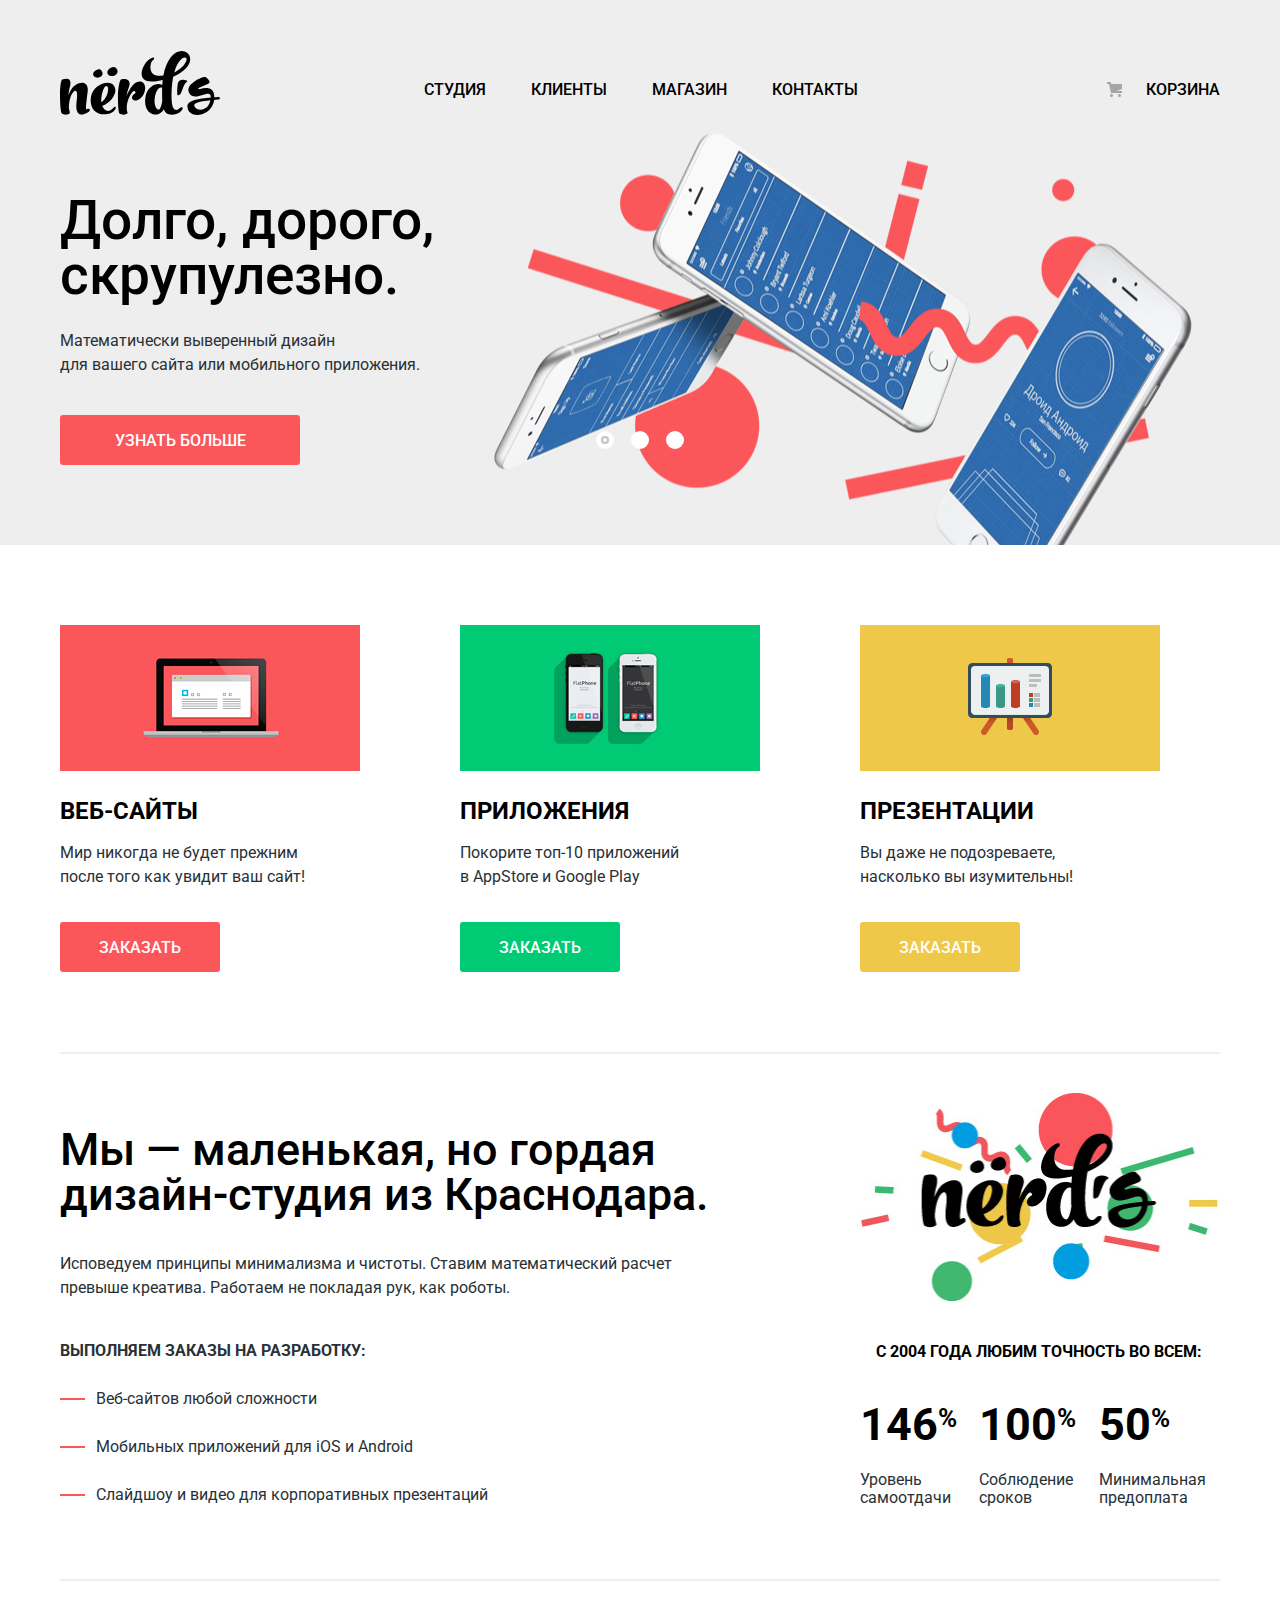
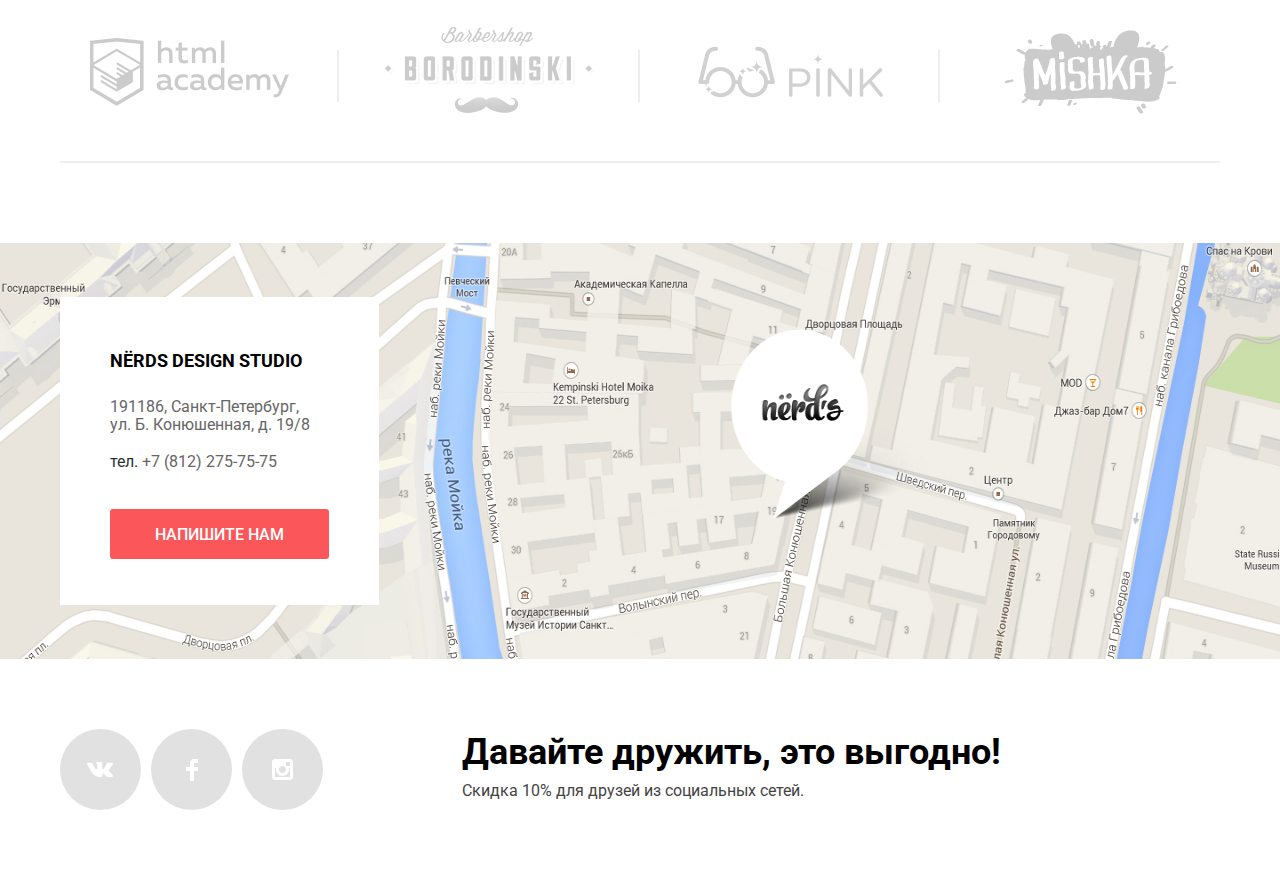
<file: index.html>
<!DOCTYPE html>
<html class="page" lang="ru">
  <head>
    <meta charset="utf-8">
    <title>HTML Academy: Нёрдс</title>
    <link href="https://fonts.googleapis.com/css2?family=Roboto:wght@400;700&display=swap" rel="stylesheet">
    <link href="css/normalize.min.css" rel="stylesheet">
    <link href="css/style.min.css" rel="stylesheet">
  </head>

  <body class="page-body">
    <header class="main-header">
      <nav class="main-navigation">
    		<a class="main-header-logo">
    			<img src="img/nerds-logo.svg" width="160" height="65" alt="Логотип «Нёрдс»">
        </a>
      	<ul class="site-navigation">
      		<li><a href="blank.html">Студия</a></li>
      		<li><a href="blank.html">Клиенты</a></li>
      		<li><a href="catalog.html">Магазин</a></li>
      		<li><a href="blank.html">Контакты</a></li>
      	</ul>
    		<a class="basket" href="blank.html">Корзина</a>
    	</nav>
    </header>

  	<main class="page-main">
      <h1 class="visually-hidden">Веб студия "Нёрдс"</h1>
  		<section class="quality">
        <div class="wrapper-container">
          <h2 class="visually-hidden">Качество наших работ</h2>
          <ul class="quality-list"> 
            <li class="quality-item quality-slide-1 quality-current">
              <p class="quality-slogan">Долго, дорого,  скрупулезно.</p>
              <p class="quality-text">Математически выверенный дизайн<br>  для вашего сайта или мобильного приложения.</p>
              <a class="button quality-button" href="blank.html">Узнать больше</a>
            </li>
            <li class="quality-item quality-slide-2">
              <p class="quality-slogan">Любим математику как никто другой</p>
              <p class="quality-text">Никакого креатива, только математические формулы для расчета идеальных пропорций</p>
              <a class="button quality-button" href="blank.html">Узнать больше</a>
            </li>
            <li class="quality-item quality-slide-3">
              <p class="quality-slogan">Только ночь,<br>только хардкор</p>
              <p class="quality-text">Работать днем, как все? Мы против этого. Ближе к полуночи работа только начинается.</p>
              <a class="button quality-button" href="blank.html">Узнать больше</a>
            </li>
          </ul>
    			<div class="quality-container-button">
    				<button class="current" type="button" aria-label="Кнопка переключения слайда"><span class="visually-hidden">1</span></button>
    				<button type="button" aria-label="Кнопка переключения слайда"><span class="visually-hidden">2</span></button>
    				<button type="button" aria-label="Кнопка переключения слайда"><span class="visually-hidden">3</span></button>
    			</div>
        </div>
      </section>

  		<section class="services">
        <h2 class="visually-hidden">Наши услуги</h2>
      	<ul class="services-list">
      		<li class="services-item services-item-1">
      			<h3>Веб-сайты</h3>
      			<p>Мир никогда не будет прежним после того как увидит ваш сайт!</p>
      			<a class="button services-button-sites" href="blank.html">Заказать</a>
      		</li>
      		<li class="services-item services-item-2">
      			<h3>Приложения</h3>
      			<p>Покорите топ-10 приложений в AppStore и Google Play</p>
      			<a class="button services-button-applications" href="blank.html">Заказать</a>
      		</li>
      		<li class="services-item services-item-3">
      			<h3>Презентации</h3>
      			<p>Вы даже не подозреваете, насколько вы изумительны!</p>
      			<a class="button services-button-presentations" href="blank.html">Заказать</a>
      		</li>
      	</ul>
      </section>

      <div class="wrapper-about-us wrapper-container">
        <section class="about-us">
        	<h2 class="visually-hidden">О нас</h2>
        	<p class="about-us-slogan">Мы — маленькая, но гордая дизайн-студия из Краснодара.</p>
        	<p class="about-us-text">Исповедуем принципы минимализма и чистоты. Ставим математический расчет превыше креатива. Работаем не покладая рук, как роботы.</p>
          <p class="about-us-lead">Выполняем заказы на разработку:</p>
          <ul class="about-us-list">
          	<li class="about-us-item">Веб-сайтов любой сложности</li>
          	<li class="about-us-item">Мобильных приложений для iOS и Android</li>
          	<li class="about-us-item">Слайдшоу и видео для корпоративных презентаций</li>
          </ul>
        </section>

      	<section class="accuracy">
      		<h2 class="visually-hidden">Мы любим точность</h2>
      		<img class="accuracy-img" width="360" height="208" src="img/illustration-4.png" alt="Логотип «Нёрдс»">
      		<p class="accuracy-slogan">с 2004 года Любим точность во всем:</p>
      		<dl class="accuracy-description-list">
      			<div class="description-container">
      				<dt class="accuracy-description-term">146<sup class="description-element">%</sup></dt>
      				<dd class="accuracy-description-definition">Уровень самоотдачи</dd>
      			</div>
      			<div class="description-container">
      				<dt class="accuracy-description-term">100<sup class="description-element">%</sup></dt>
      				<dd class="accuracy-description-definition">Соблюдение сроков</dd>
      			</div>
      			<div class="description-container">
      				<dt class="accuracy-description-term">50<sup class="description-element">%</sup></dt>
      				<dd class="accuracy-description-definition">Минимальная предоплата</dd>
      			</div>
      		</dl>
      	</section>
      </div>

  		<section class="partners wrapper-container">
        <h2 class="visually-hidden">Наши партнеры</h2>
    		<ul class="partners-list">
    			<li class="partners-item">
    				<a class="partners-link" href="https://htmlacademy.ru/intensive/htmlcss"><img src="img/logo-1.png" width="199" height="68" alt="логотип академии «Htmlacademy»"></a>
    			</li>
    			<li class="partners-item">
    				<a class="partners-link" href="blank.html"><img src="img/logo-2.png" width="209" height="90" alt="логотип барбершопа «Бородинский»"></a>
    			</li>
    			<li class="partners-item">
    				<a class="partners-link" href="blank.html"><img src="img/logo-3.png" width="185" height="52" alt="логотип приложения «Pink»"></a>
    			</li>
    			<li class="partners-item">
    				<a class="partners-link" href="blank.html"><img src="img/logo-4.png" width="173" height="84" alt="логотип магазина «Mishka»"></a>
    			</li>
    		</ul>
      </section>
    </main>

  	<footer class="page-footer">
  		<section class="footer-contacts">
  			<h2 class="visually-hidden">Как нас найти?</h2>
        <iframe src="https://www.google.com/maps/embed?pb=!1m18!1m12!1m3!1d1998.6036253003165!2d30.320858716173472!3d59.938719169054075!2m3!1f0!2f0!3f0!3m2!1i1024!2i768!4f13.1!3m3!1m2!1s0x4696310fca145cc1%3A0x42b32648d8238007!2z0JHQvtC70YzRiNCw0Y8g0JrQvtC90Y7RiNC10L3QvdCw0Y8g0YPQuy4sIDE5LzgsINCh0LDQvdC60YIt0J_QtdGC0LXRgNCx0YPRgNCzLCDQoNC-0YHRgdC40Y8sIDE5MTE4Ng!5e0!3m2!1sru!2skz!4v1602473645369!5m2!1sru!2skz" width="1440" height="416" allowfullscreen="" aria-hidden="false" tabindex="0" title="Наш адресc: 191186, Санкт-Петербург, Б. Конюшенная, д. 19/8"></iframe>
  			<img src="img/map.png" width="1440" height="416" alt="Наш адресc: 191186, Санкт-Петербург, Б. Конюшенная, д. 19/8">
        <div class="wrapper-contacts">
  	  		<section class="footer-address">
    	  		<h3 class="visually-hidden">Наши контакты</h3>
    	  		<b>NЁRDS DESIGN STUDIO</b>
    	  		<p class="adress-text">
    	  			191186, Санкт-Петербург,<br>
    	  			ул. Б. Конюшенная, д. 19/8
    	  		</p>
    	  		<p>тел. <a class="footer-phone" href="tel:+78122757575">+7 (812) 275-75-75</a></p>
    	  		<a class="button write-us-button" href="blank.html">Напишите нам</a>
          </section>
        </div>
  		</section>
      
  		<section class="footer-social  wrapper-container">
  			<h2 class="visually-hidden">Давайте дружить!</h2>
  			<ul class="footer-social-list">
  				<li class="footer-social-item">
  					<a class="social-button" href="blank.html"><span class="visually-hidden">В контакте</span>
              <svg aria-hidden="true" focusable="false"  width="27" height="15" fill="none" xmlns="http://www.w3.org/2000/svg"><path d="M16.138 11.51c.956-.309 2.18 2.04 3.483 2.939.978.681 1.727.534 1.727.534l3.473-.05s1.815-.112.957-1.554c-.071-.12-.503-1.069-2.585-3.022-2.177-2.04296-1.882-1.71196.739-5.24396 1.597-2.153 2.236-3.468 2.036-4.028-.192-.539003-1.365-.399003-1.365-.399003l-3.913.027c-.381.001-.704.119-.851.515003-.003.004-.621 1.666-1.445 3.079-1.741 2.989-2.436 3.148-2.724 2.961-.661-.433-.494-1.737-.494-2.664 0-2.897.432-4.105003-.846-4.417003-.427-.1039996-.739-.1719996-1.828-.18199959-1.392-.02100001-2.57403 2e-8-3.24403.32899959-.445.223-.786.712003-.579.740003.26.035.843.16 1.155.586.40103.552.38903 1.789.38903 1.789s.229 3.411-.54003 3.834c-.528.29-1.25-.302-2.803-3.016-.793-1.388-1.392-2.922-1.392-2.922s-.116-.285-.326-.441003c-.25-.185-.6-.244-.6-.244l-3.714.024s-.558.016-.7630003.262c-.182.218003-.015.668003-.015.668003S2.97897 8.49504 6.27297 11.961c3.02 3.182 6.45203 2.971 6.45203 2.971h1.555s.469-.054.709-.312c.224-.24.214-.691.214-.691s-.031-2.109.935-2.419z" fill="#fff"/></svg>
            </a>
  				</li>
  				<li class="footer-social-item">
  					<a class="social-button" href="blank.html"><span class="visually-hidden">Фейсбук</span>
              <svg aria-hidden="true" focusable="false"  width="12" height="22" fill="none" xmlns="http://www.w3.org/2000/svg"><path d="M12 4V0H8C5.79086 0 4 1.79086 4 4v4H0v4h4v10h4V12h4V8H8V4h4z" fill="#fff"/></svg>
            </a>
  				</li>
  				<li class="footer-social-item">
  					<a class="social-button" href="blank.html"><span class="visually-hidden">Инстаграм</span>
              <svg aria-hidden="true" focusable="false" width="21" height="21" fill="none" xmlns="http://www.w3.org/2000/svg" ><path fill-rule="evenodd" clip-rule="evenodd" d="M3 0h15c1.65 0 3 1.35 3 3v15c0 1.65-1.35 3-3 3H3c-1.65 0-3-1.35-3-3V3c0-1.65 1.35-3 3-3zm11 10.5C14 8.57 12.43 7 10.5 7S7 8.57 7 10.5 8.57 14 10.5 14s3.5-1.57 3.5-3.5zM3 18V9h1.181c-.1184.49127-.17914.99467-.181 1.5 0 3.5899 2.91015 6.5 6.5 6.5 3.5899 0 6.5-2.9101 6.5-6.5-.0014-.50536-.0621-1.00882-.181-1.5H18v9H3zM14 7h4V3h-4v4z" fill="#fff"/></svg>
            </a>
  				</li>
  			</ul>
        <div class="wrapper-footer-text">
    			<p class="footer-social-slogan">Давайте дружить, это выгодно!</p>
    			<p class="footer-social-text">Скидка 10% для друзей из социальных сетей.</p>
        </div>
  		</section>
  	</footer>

    <section class="modal-write-us">
      <h2 class="visually-hidden">Обратная связь</h2>
      <p class="modal-text">Напишите нам</p>
      <form class="form-write-us" action="https://echo.htmlacademy.ru" method="post">
        <label class="form-label-write-us form-label-1" for="name">Ваше имя:</label>
        <input class="form-input-write-us form-input-1" type="text" name="name" id="name" placeholder="Имя Фамилия">

        <label class="form-label-write-us form-label-2" for="email">Ваш email:</label>
        <input class="form-input-write-us form-input-2" type="email" name="email" id="email" placeholder="email@example.com">

        <label class="form-label-write-us form-label-3" for="user-text">Текст письма:</label>
        <textarea class="textarea-write-us" name="user-text" id="user-text" rows="5" placeholder="В свободной форме"></textarea>

        <button class="button form-buttom" type="submit">Отправить</button>
      </form>
      <button class="modal-close" type="button" aria-label="Закрыть"></button>
    </section>
    
    <script src="js/write-us-min.js"></script>
  </body>
</html>
</file>
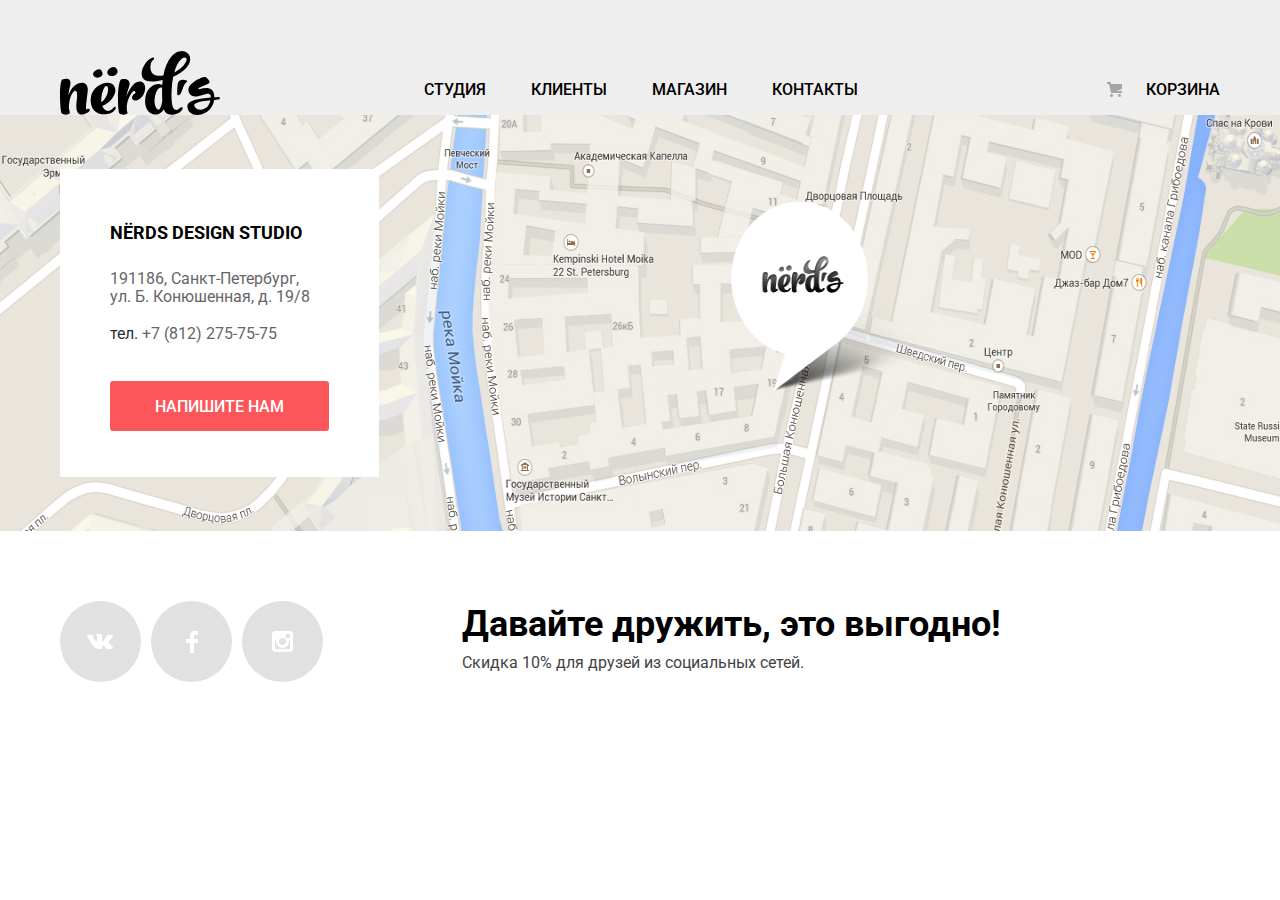
<file: blank.html>
<!DOCTYPE html>
<html class="page" lang="ru">
  <head>
    <meta charset="utf-8">
    <title>Каталог «Нёрдс»</title>
    <link href="https://fonts.googleapis.com/css2?family=Roboto:wght@400;700&display=swap" rel="stylesheet">
    <link href="css/normalize.css" rel="stylesheet">
    <link href="css/style.css" rel="stylesheet">
  </head>

  <body class="page-body">
    <header class="main-header">
      <nav class="main-navigation">
        <a class="main-header-logo" href="index.html">
          <img src="img/nerds-logo.svg" width="160" height="65" alt="Логотип «Нёрдс»">
        </a>
        <ul class="site-navigation">
          <li><a href="blank.html">Студия</a></li>
          <li><a href="blank.html">Клиенты</a></li>
          <li><a href="catalog.html">Магазин</a></li>
          <li><a href="blank.html">Контакты</a></li>  
        </ul>
        <a class="basket" href="blank.html">Корзина</a>
      </nav>
    </header>

    <footer class="page-footer">
      <section class="footer-contacts">
        <h2 class="visually-hidden">Как нас найти?</h2>
        <iframe src="https://www.google.com/maps/embed?pb=!1m18!1m12!1m3!1d1998.6036253003165!2d30.320858716173472!3d59.938719169054075!2m3!1f0!2f0!3f0!3m2!1i1024!2i768!4f13.1!3m3!1m2!1s0x4696310fca145cc1%3A0x42b32648d8238007!2z0JHQvtC70YzRiNCw0Y8g0JrQvtC90Y7RiNC10L3QvdCw0Y8g0YPQuy4sIDE5LzgsINCh0LDQvdC60YIt0J_QtdGC0LXRgNCx0YPRgNCzLCDQoNC-0YHRgdC40Y8sIDE5MTE4Ng!5e0!3m2!1sru!2skz!4v1602473645369!5m2!1sru!2skz" width="1440" height="416" allowfullscreen="" aria-hidden="false" tabindex="0" title="Наш адресc: 191186, Санкт-Петербург, Б. Конюшенная, д. 19/8"></iframe>
        <img src="img/map.png" width="1440" height="416" alt="Наш адресc: 191186, Санкт-Петербург, Б. Конюшенная, д. 19/8">
        <div class="wrapper-contacts">
          <section class="footer-address">
            <h3 class="visually-hidden">Наши контакты</h3>
            <b>NЁRDS DESIGN STUDIO</b>
            <p class="adress-text">
              191186, Санкт-Петербург,<br>
              ул. Б. Конюшенная, д. 19/8
            </p>
            <p>тел. <a class="footer-phone" href="tel:+78122757575">+7 (812) 275-75-75</a></p>
            <a class="button write-us-button" href="blank.html">Напишите нам</a>
          </section>
        </div>
      </section>
      
      <section class="footer-social  wrapper-container">
        <h2 class="visually-hidden">Давайте дружить!</h2>
        <ul class="footer-social-list">
          <li class="footer-social-item">
            <a class="social-button" href="blank.html"><span class="visually-hidden">В контакте</span>
              <svg aria-hidden="true" focusable="false"  width="27" height="15" fill="none" xmlns="http://www.w3.org/2000/svg"><path d="M16.138 11.51c.956-.309 2.18 2.04 3.483 2.939.978.681 1.727.534 1.727.534l3.473-.05s1.815-.112.957-1.554c-.071-.12-.503-1.069-2.585-3.022-2.177-2.04296-1.882-1.71196.739-5.24396 1.597-2.153 2.236-3.468 2.036-4.028-.192-.539003-1.365-.399003-1.365-.399003l-3.913.027c-.381.001-.704.119-.851.515003-.003.004-.621 1.666-1.445 3.079-1.741 2.989-2.436 3.148-2.724 2.961-.661-.433-.494-1.737-.494-2.664 0-2.897.432-4.105003-.846-4.417003-.427-.1039996-.739-.1719996-1.828-.18199959-1.392-.02100001-2.57403 2e-8-3.24403.32899959-.445.223-.786.712003-.579.740003.26.035.843.16 1.155.586.40103.552.38903 1.789.38903 1.789s.229 3.411-.54003 3.834c-.528.29-1.25-.302-2.803-3.016-.793-1.388-1.392-2.922-1.392-2.922s-.116-.285-.326-.441003c-.25-.185-.6-.244-.6-.244l-3.714.024s-.558.016-.7630003.262c-.182.218003-.015.668003-.015.668003S2.97897 8.49504 6.27297 11.961c3.02 3.182 6.45203 2.971 6.45203 2.971h1.555s.469-.054.709-.312c.224-.24.214-.691.214-.691s-.031-2.109.935-2.419z" fill="#fff"/></svg>
            </a>
          </li>
          <li class="footer-social-item">
            <a class="social-button" href="blank.html"><span class="visually-hidden">Фейсбук</span>
              <svg aria-hidden="true" focusable="false"  width="12" height="22" fill="none" xmlns="http://www.w3.org/2000/svg"><path d="M12 4V0H8C5.79086 0 4 1.79086 4 4v4H0v4h4v10h4V12h4V8H8V4h4z" fill="#fff"/></svg>
            </a>
          </li>
          <li class="footer-social-item">
            <a class="social-button" href="blank.html"><span class="visually-hidden">Инстаграм</span>
              <svg aria-hidden="true" focusable="false" width="21" height="21" fill="none" xmlns="http://www.w3.org/2000/svg" ><path fill-rule="evenodd" clip-rule="evenodd" d="M3 0h15c1.65 0 3 1.35 3 3v15c0 1.65-1.35 3-3 3H3c-1.65 0-3-1.35-3-3V3c0-1.65 1.35-3 3-3zm11 10.5C14 8.57 12.43 7 10.5 7S7 8.57 7 10.5 8.57 14 10.5 14s3.5-1.57 3.5-3.5zM3 18V9h1.181c-.1184.49127-.17914.99467-.181 1.5 0 3.5899 2.91015 6.5 6.5 6.5 3.5899 0 6.5-2.9101 6.5-6.5-.0014-.50536-.0621-1.00882-.181-1.5H18v9H3zM14 7h4V3h-4v4z" fill="#fff"/></svg>
            </a>
          </li>
        </ul>
        <div class="wrapper-footer-text">
          <p class="footer-social-slogan">Давайте дружить, это выгодно!</p>
          <p class="footer-social-text">Скидка 10% для друзей из социальных сетей.</p>
        </div>
      </section>
    </footer>
  </body>
</html>
</file>
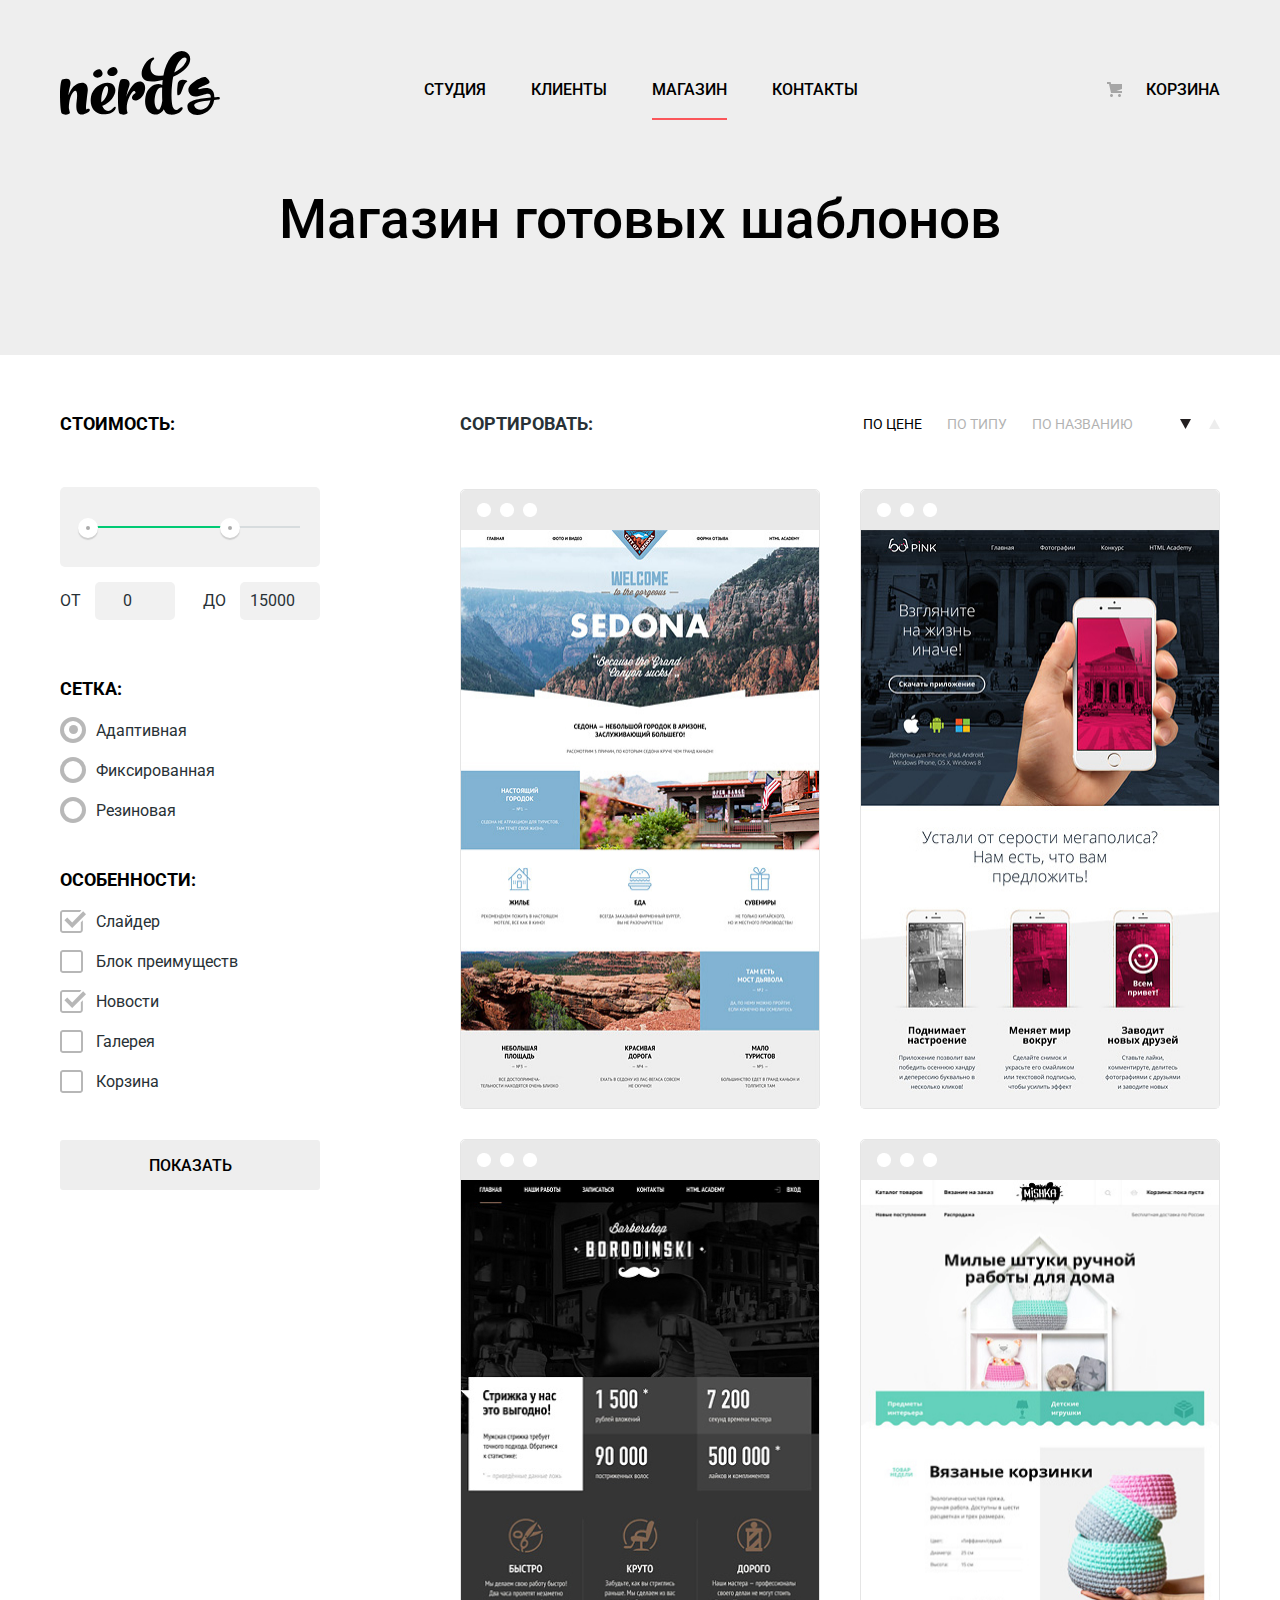
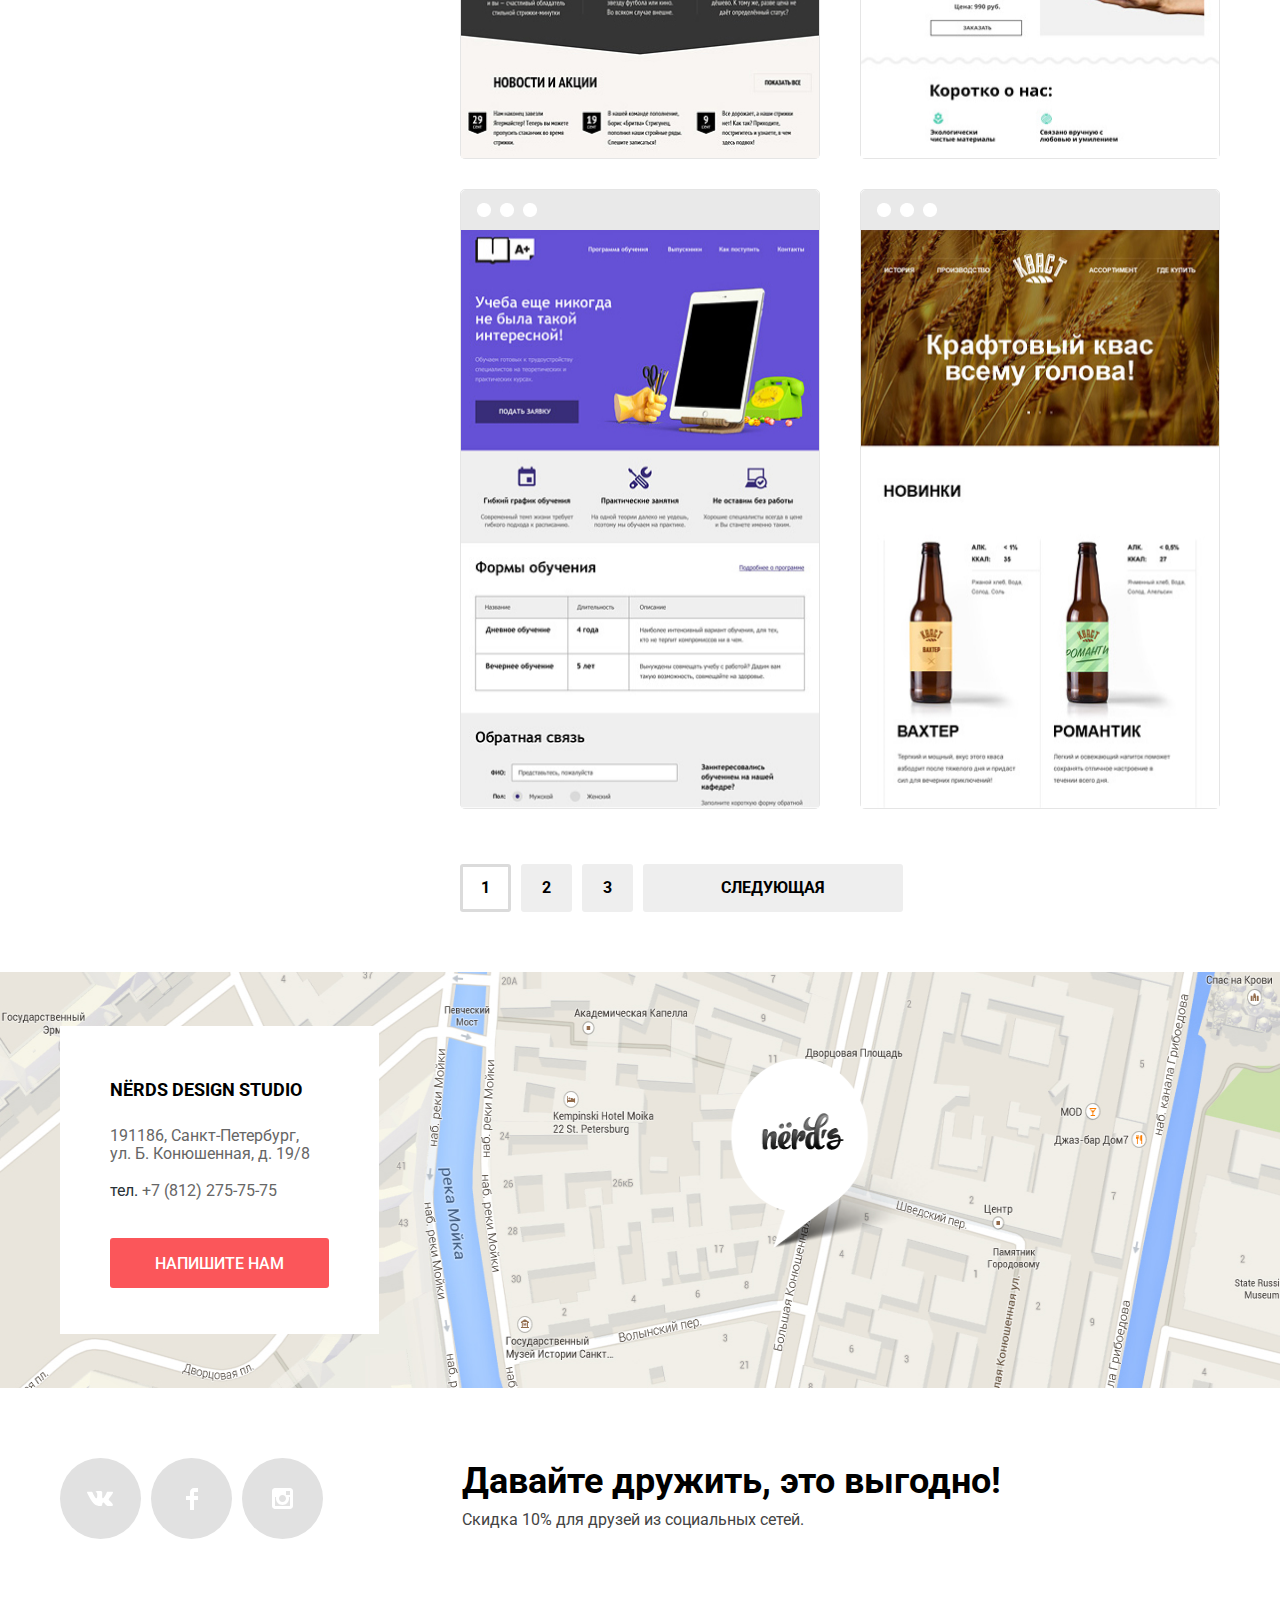
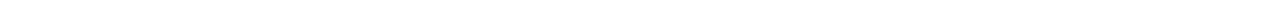
<file: catalog.html>
<!DOCTYPE html>
<html class="page" lang="ru">
	<head>
		<meta charset="utf-8">
		<title>Каталог «Нёрдс»</title>
    <link href="https://fonts.googleapis.com/css2?family=Roboto:wght@400;700&display=swap" rel="stylesheet">
    <link href="css/normalize.min.css" rel="stylesheet">
    <link href="css/style.min.css" rel="stylesheet">
	</head>

	<body class="page-body">
    <header class="main-header">
	  	<nav class="main-navigation">
	  		<a class="main-header-logo" href="index.html">
          <img src="img/nerds-logo.svg" width="160" height="65" alt="Логотип «Нёрдс»">
	  		</a>
	  		<ul class="site-navigation">
	  			<li><a href="blank.html">Студия</a></li>
	  			<li><a href="blank.html">Клиенты</a></li>
	  			<li><a class="active-navigation">Магазин</a></li>
	  			<li><a href="blank.html">Контакты</a></li>	
	  		</ul>
	  		<a class="basket" href="blank.html">Корзина</a>
	  	</nav>
  	</header>

  	<main class="page-catalog">
      <div class="title-catalog-wrapper">
  		  <h1 class="title-catalog">Магазин готовых шаблонов</h1>
      </div>

      <div class="wrapper-catalog">

    		<section class="filter-shape">
    	    <h2 class="visually-hidden">Фильтр шаблонов</h2>
    			<form method="get" action="https://echo.htmlacademy.ru/">
            <fieldset class="form-group">
              <legend class="form-legent">Стоимость:</legend>
              <div class="range-filter">
                <div class="range-controls">
                  <div class="scale">
                    <div class="bar"></div>
                  </div>
                  <div class="toggle toggle-min" aria-label="Минимальная цена" tabindex="0"></div>
                  <div class="toggle toggle-max" aria-label="Максимальная цена" tabindex="0"></div>
                </div>
                <div class="price-controls">
                  <label class="min-price">
                    от <input type="number" name="min-price" value="0">
                  </label>
                  <label class="max-price">
                    до <input type="number" name="max-price" value="15000">
                  </label>
                </div>
              </div>
            </fieldset>

            <fieldset class="form-group form-group-grid">
              <legend class="form-legent">Сетка:</legend>
              <ul class="form-grid-list">
                <li class="form-item form-grid-item">
                  <input class="visually-hidden filter-input-radio" type="radio" name="group-grid" id="adaptive" value="adaptive" checked>
                  <label for="adaptive">Адаптивная</label>
                </li>
                <li class="form-item form-grid-item">
                  <input class="visually-hidden filter-input-radio" type="radio" name="group-grid" id="fixed" value="fixed">
                  <label for="fixed">Фиксированная</label>
                </li>
                <li class="form-item form-grid-item">
                  <input class="visually-hidden filter-input-radio" type="radio" name="group-grid" id="rubber" value="rubber">
                  <label for="rubber">Резиновая</label>
                </li>
              </ul>
            </fieldset>

            <fieldset class="form-group form-group-features">
              <legend class="form-legent">Особенности:</legend>
              <ul class="form-list-features">
                <li class="form-item form-item-features">
                  <input class="visually-hidden filter-input-checkbox" type="checkbox" id="slider" name="slider" checked>
                  <label for="slider">Слайдер</label>
                </li>
                <li class="form-item form-item-features">
                  <input class="visually-hidden filter-input-checkbox" type="checkbox" id="advantages-block" name="advantages-block">
                  <label for="advantages-block">Блок преимуществ</label>
                </li>
                <li class="form-item form-item-features">
                  <input class="visually-hidden filter-input-checkbox" type="checkbox" id="news" name="news" checked>
                  <label for="news">Новости</label>
                </li>
                <li class="form-item form-item-features">
                  <input class="visually-hidden filter-input-checkbox" type="checkbox" id="gallery" name="gallery">
                  <label for="gallery">Галерея</label>
                </li>
                <li class="form-item form-item-features">
                  <input class="visually-hidden filter-input-checkbox" type="checkbox" id="basket" name="basket">
                  <label for="basket">Корзина</label>
                </li>
              </ul>
            </fieldset>
            <button class="button form-button" type="submit">Показать</button>
          </form>
    		</section>

    		<section class="templates">
    			<h2 class="visually-hidden">Список готовых шаблонов</h2>
    			<div class="templates-sizing">
    				<p>Сортировать:</p>
  	  			<ul class="templates-list">
  	  				<li class="templates-item templates-active"><a>По цене</a></li>
  	  				<li class="templates-item"><a href="blank.html">По типу</a></li>
  	  				<li class="templates-item"><a href="blank.html">По названию</a></li>
  	  			</ul>
            <ul class="templates-list-up">
              <li class="templates-item-up templates-active">
                <a class="item-link-up item-link-active"><span class="visually-hidden">По возрастанию</span>
                  <svg class="" width="11" height="10" viewBox="0 0 11 10" fill="none" xmlns="http://www.w3.org/2000/svg">
                    <path d="M5.5 10L0 0H11"/>
                  </svg>
                </a>
              </li>
              <li class="templates-item-down">
                <a class="item-link-down" href="#"><span class="visually-hidden">По убыванию</span>
                  <svg width="11" height="10" viewBox="0 0 11 10" fill="none" xmlns="http://www.w3.org/2000/svg">
                    <path d="M5.5 10L0 0H11"/>
                  </svg>
                </a>
              </li>
            </ul>
  	  		</div>
    			<ul class="catalog-list">
    				<li class="catalog-item" tabindex="0">
    					<img src="img/img-sedona.jpg" width="358" height="578" alt="фото главной страницы «Sedona»">
    					<div class="catalog-item-wrapper">
  	  					<h3><a class="catalog-item-title" href="blank.html">Sedona</a></h3>
  	  					<p class="catalog-item-text">Информационный сайт для туристов</p>
  	  					<a class="button catalog-item-button" href="blank.html">9 900 ₽</a>
  	  				</div>
    				</li>
    				<li class="catalog-item" tabindex="0">
    					<img src="img/img-pink.jpg" width="358" height="578" alt="фото главной страницы «Pink App»">
    					<div class="catalog-item-wrapper">
    						<h3><a class="catalog-item-title" href="blank.html">Pink App</a></h3>
    						<p class="catalog-item-text">Продуктовый лендинг приложения для iOS и Android</p>
    						<a class="button catalog-item-button" href="blank.html">9 900 ₽</a>
    					</div>
    				</li>
    				<li class="catalog-item" tabindex="0">
    					<img src="img/img-barbershop.jpg" width="358" height="578" alt="фото главной страницы «Barbershop»">	
    					<div class="catalog-item-wrapper">
    						<h3><a class="catalog-item-title" href="blank.html">Barbershop</a></h3>
    						<p class="catalog-item-text">Сайт салона красоты. Для мужчин, да.</p>
    						<a class="button catalog-item-button" href="blank.html">9 900 ₽</a>
    					</div>
    				</li>
    				<li class="catalog-item" tabindex="0">
    					<img src="img/img-mishka.jpg" width="358" height="578" alt="фото главной страницы «MISHKA»">
    					<div class="catalog-item-wrapper">
    						<h3><a class="catalog-item-title" href="blank.html">MISHKA</a></h3>
    						<p class="catalog-item-text">Интернет-магазин вязаных игрушек</p>
    						<a class="button catalog-item-button" href="blank.html">9 900 ₽</a>
    					</div>
    				</li>
    				<li class="catalog-item" tabindex="0">
    					<img src="img/img-aplus.jpg" width="358" height="580" alt="фото главной страницы «A Plus»">
    					<div class="catalog-item-wrapper">
    						<h3><a class="catalog-item-title" href="blank.html">A Plus</a></h3>
    						<p class="catalog-item-text">Лендинг курсов повышения квалификации</p>
    						<a class="button catalog-item-button" href="blank.html">9 900 ₽</a>
    					</div>	
    				</li>
    				<li class="catalog-item" tabindex="0">
    					<img src="img/img-kvast.jpg" width="358" height="578" alt="фото главной страницы «КВАСТ»">
    					<div class="catalog-item-wrapper">
    						<h3><a class="catalog-item-title" href="blank.html">КВАСТ</a></h3>
    						<p class="catalog-item-text">Промо-сайт производителя крафтового кваса</p>
    						<a class="button catalog-item-button" href="blank.html">9 900 ₽</a>
    					</div>
    				</li>
    			</ul>
    			<ul class="catalog-pagination-list">
    				<li class="catalog-pagination-item catalog-pagination-active">
    					<a>1</a>
    				</li>
    				<li class="catalog-pagination-item">
    					<a href="blank.html">2</a>
    				</li>
    				<li class="catalog-pagination-item">
    					<a href="blank.html">3</a>
    				</li>
    				<li class="catalog-pagination-item catalog-next">
    					<a href="blank.html">Следующая </a>
    				</li>
    			</ul>
    		</section>
      </div>
  	</main>

    <footer class="page-footer">
      <section class="footer-contacts">
        <h2 class="visually-hidden">Как нас найти?</h2>
        <iframe src="https://www.google.com/maps/embed?pb=!1m18!1m12!1m3!1d1998.6036253003165!2d30.320858716173472!3d59.938719169054075!2m3!1f0!2f0!3f0!3m2!1i1024!2i768!4f13.1!3m3!1m2!1s0x4696310fca145cc1%3A0x42b32648d8238007!2z0JHQvtC70YzRiNCw0Y8g0JrQvtC90Y7RiNC10L3QvdCw0Y8g0YPQuy4sIDE5LzgsINCh0LDQvdC60YIt0J_QtdGC0LXRgNCx0YPRgNCzLCDQoNC-0YHRgdC40Y8sIDE5MTE4Ng!5e0!3m2!1sru!2skz!4v1602473645369!5m2!1sru!2skz" width="1440" height="416" allowfullscreen="" aria-hidden="false" tabindex="0" title ="Наш адресc: 191186, Санкт-Петербург, Б. Конюшенная, д. 19/8"></iframe>
        <img src="img/map.png" width="1440" height="416" alt="Наш адресc: 191186, Санкт-Петербург, Б. Конюшенная, д. 19/8">
        <div class="wrapper-contacts">
          <section class="footer-address">
            <h3 class="visually-hidden">Наши контакты</h3>
            <b>NЁRDS DESIGN STUDIO</b>
            <p class="adress-text">
              191186, Санкт-Петербург,<br>
              ул. Б. Конюшенная, д. 19/8
            </p>
            <p>тел. <a class="footer-phone" href="tel:+78122757575">+7 (812) 275-75-75</a></p>
            <a class="button write-us-button" href="blank.html">Напишите нам</a>
          </section>
        </div>
      </section>
      
      <section class="footer-social  wrapper-container">
        <h2 class="visually-hidden">Давайте дружить!</h2>
        <ul class="footer-social-list">
          <li class="footer-social-item">
            <a class="social-button" href="blank.html"><span class="visually-hidden">В контакте</span>
              <svg aria-hidden="true" focusable="false"  width="27" height="15" fill="none" xmlns="http://www.w3.org/2000/svg"><path d="M16.138 11.51c.956-.309 2.18 2.04 3.483 2.939.978.681 1.727.534 1.727.534l3.473-.05s1.815-.112.957-1.554c-.071-.12-.503-1.069-2.585-3.022-2.177-2.04296-1.882-1.71196.739-5.24396 1.597-2.153 2.236-3.468 2.036-4.028-.192-.539003-1.365-.399003-1.365-.399003l-3.913.027c-.381.001-.704.119-.851.515003-.003.004-.621 1.666-1.445 3.079-1.741 2.989-2.436 3.148-2.724 2.961-.661-.433-.494-1.737-.494-2.664 0-2.897.432-4.105003-.846-4.417003-.427-.1039996-.739-.1719996-1.828-.18199959-1.392-.02100001-2.57403 2e-8-3.24403.32899959-.445.223-.786.712003-.579.740003.26.035.843.16 1.155.586.40103.552.38903 1.789.38903 1.789s.229 3.411-.54003 3.834c-.528.29-1.25-.302-2.803-3.016-.793-1.388-1.392-2.922-1.392-2.922s-.116-.285-.326-.441003c-.25-.185-.6-.244-.6-.244l-3.714.024s-.558.016-.7630003.262c-.182.218003-.015.668003-.015.668003S2.97897 8.49504 6.27297 11.961c3.02 3.182 6.45203 2.971 6.45203 2.971h1.555s.469-.054.709-.312c.224-.24.214-.691.214-.691s-.031-2.109.935-2.419z" fill="#fff"/></svg>
            </a>
          </li>
          <li class="footer-social-item">
            <a class="social-button" href="blank.html"><span class="visually-hidden">Фейсбук</span>
              <svg aria-hidden="true" focusable="false"  width="12" height="22" fill="none" xmlns="http://www.w3.org/2000/svg"><path d="M12 4V0H8C5.79086 0 4 1.79086 4 4v4H0v4h4v10h4V12h4V8H8V4h4z" fill="#fff"/></svg>
            </a>
          </li>
          <li class="footer-social-item">
            <a class="social-button" href="blank.html"><span class="visually-hidden">Инстаграм</span>
              <svg aria-hidden="true" focusable="false" width="21" height="21" fill="none" xmlns="http://www.w3.org/2000/svg" ><path fill-rule="evenodd" clip-rule="evenodd" d="M3 0h15c1.65 0 3 1.35 3 3v15c0 1.65-1.35 3-3 3H3c-1.65 0-3-1.35-3-3V3c0-1.65 1.35-3 3-3zm11 10.5C14 8.57 12.43 7 10.5 7S7 8.57 7 10.5 8.57 14 10.5 14s3.5-1.57 3.5-3.5zM3 18V9h1.181c-.1184.49127-.17914.99467-.181 1.5 0 3.5899 2.91015 6.5 6.5 6.5 3.5899 0 6.5-2.9101 6.5-6.5-.0014-.50536-.0621-1.00882-.181-1.5H18v9H3zM14 7h4V3h-4v4z" fill="#fff"/></svg>
            </a>
          </li>
        </ul>
        <div class="wrapper-footer-text">
          <p class="footer-social-slogan">Давайте дружить, это выгодно!</p>
          <p class="footer-social-text">Скидка 10% для друзей из социальных сетей.</p>
        </div>
      </section>
    </footer>

    <section class="modal-write-us">
      <h2 class="visually-hidden">Обратная связь</h2>
      <p class="modal-text">Напишите нам</p>
      <form class="form-write-us" action="https://echo.htmlacademy.ru" method="post">
        <label class="form-label-write-us form-label-1" for="name">Ваше имя:</label>
        <input class="form-input-write-us form-input-1" type="text" name="name" id="name" placeholder="Имя Фамилия">

        <label class="form-label-write-us form-label-2" for="email">Ваш email:</label>
        <input class="form-input-write-us form-input-2" type="email" name="email" id="email" placeholder="email@example.com">

        <label class="form-label-write-us form-label-3" for="user-text">Текст письма:</label>
        <textarea class="textarea-write-us" name="user-text" id="user-text" rows="5" placeholder="В свободной форме"></textarea>

        <button class="button form-buttom" type="submit">Отправить</button>
      </form>
      <button class="modal-close" type="button" aria-label="Закрыть"></button>
    </section>

    <script src="js/write-us-min.js"></script>
	</body>
</html>
</file>
<file: css/style.css>
/* Variables */

.visually-hidden:not(:focus):not(:active),
input[type="checkbox"].visually-hidden,
input[type="radio"].visually-hidden {
  position: absolute;

  width: 1px;
  height: 1px;
  margin: -1px;
  border: 0;
  padding: 0;

  white-space: nowrap;

  clip-path: inset(100%);
  clip: rect(0 0 0 0);
  overflow: hidden;
}

:root {
	--basic-black: #000000;
	--basic-light-black: #283136;
	--basic-light-gray: #EEEEEE;
	--basic-dark-grey: #4D4D4D;
	--basic-white: #FFFFFF;
	--basic-light-red: #FB565A;

	--special-red: #E74246;
	--special-extra-red: #D7373B;
	--special-light-green: #00CA74;
	--special-extra-green: #00BC6C;
	--special-light-yellow: #EFC849;
	--special-extra-yellow: #EAB534;
	--special-gray: #666666;
	--special-dark-grey: #444444;
	--special-light-grey: #E1E1E1;
	--special-extra-grey: #DFDFDF;
	--special-extra-light-grey: #D5D5D5;
	--special-border-grey: #DBDBDB;
	--special-logo-grey: #A6A6A6;
	--special-border: rgba(0, 0, 0, 0.1);
	--special-white-opacity: rgba(255, 255, 255, 0.3);
	--special-black-opacity: rgba(0, 0, 0, 0.3);
	--special-box-shadow: rgba(0, 1, 1, 0.25);
	--special-active: rgba(0, 1, 1, 0.1);
	--special-basket: rgba(0, 0, 0,1);
	--special-form-border: #D7DCDE;
	--special-border-form: #B4B9BB;
	--special-border-modal: rgba(0, 0, 0, 0.4);
	--special-form-background: #F1F1F1;
	--special-rage-form: #00CA74;
	--special-toggle-background: #ABABAB;
	--special-toogle-shadow: #CFCFCF;
	--specail-color-input: #283136;
	--specail-svg-active: #231F20;
}

/* Global */

body {
	min-width: 1200px;
	margin: 0;
	padding: 0;
	font-family: "Roboto" , Arial, sans-serif;
	font-weight: 400;
	font-size: 16px;
	line-height: 24px;
	color: var(--basic-light-black);
}

.page a {
  	text-decoration: none;
}

img {
 	max-width: 100%;
  	height: auto;
}


/*Grid*/

.page {
	height: 100%;
}

.page-body {
	min-height: 100%;
	display: grid;
	grid-template-rows: min-content 1fr min-content;
	align-content: start;
}



/*main-header*/


.main-header {
	background-color: var(--basic-light-gray);
}

.wrapper-container {
	width: 1160px;
	margin: 0 auto;
}


/* Main navigation */


.main-navigation {
	width: 1160px;
	margin: 0 auto;
	padding-top: 50px;
	display: grid;
	grid-template-columns: auto 1fr min-content;
	font-size: 16px;
	line-height: 30px;
	font-weight: 500;
	color: var(--basic-black);
	text-transform: uppercase;
}

.main-header-logo {
	margin-right: 204px;
}

.main-header-logo img {
	display: block;
	width: 160px;
	height: 65px;
}

.main-header-logo[href]:active {
	opacity: 0.3;
}


.site-navigation {
	display: flex;
	flex-wrap: wrap;
	list-style: none;
	align-items: center;
	padding: 0;
	margin: 0;
	padding-top: 15px;
	margin-right: 244px;
}


.site-navigation li {
	margin-right: 45px;
	position: relative;
}

.site-navigation li:nth-child(4n) {
	margin-right: 0;
}

.basket {
	padding-top: 25px;
	padding-left: 39px;
	position: relative;
}

.basket::before {
	content: "";
	display: block;
	position: absolute;
	top: 32px;
	left: 0;
	width: 15px;
	height: 15px;
	background-image: url("../img/cart-icon.svg");
	background-repeat: no-repeat;
	background-position: 0 0;
}

.site-navigation a[href],
.basket[href] {
	color: var(--basic-black);
}

.site-navigation a[href]:hover,
.basket:hover,
.site-navigation a[href]:focus,
.basket:focus {
	color: var(--basic-light-red);
}


.site-navigation a[href]:active,
.basket[href]:active {
	color: var(--special-black-opacity);
}

.basket[href]:active::before {
	color: var(--special-basket);
}


.active-navigation::after {
	content: "";
	display: block;
	width: 100%;
	height: 2px;
	background-color: var(--basic-light-red);
	position: absolute;
	z-index: 1;
	left: 0;
	bottom: -15px;
}


/*quality*/

.quality {
	background-color: var(--basic-light-gray);
	position: relative;
	margin-bottom: 80px;
}

.quality-list {
	list-style: none;
	margin: 0;
	padding: 0;
}


.quality-item {
	padding-right: 600px;
	padding-top: 78px;
	padding-bottom: 80px;
	background-repeat: no-repeat;
	background-position: right;
	display: none;
}

.quality-current {
	display: block;
}

.quality-slide-1 {
	background-image: url("../img/nerds-index-slide1.png");
	background-repeat: no-repeat;
}

.quality-slide-2 {
	background-image: url("../img/nerds-index-slide2.png");
	background-repeat: no-repeat;
}

.quality-slide-2 .quality-slogan {
	margin-bottom: 38px;
}

.quality-slide-2 .quality-button{
	margin-top: 26px;
}

.quality-slide-3 {
	background-image: url("../img/nerds-index-slide3.png");
	background-repeat: no-repeat;
}

.quality-slide-3 .quality-slogan {
	margin-bottom: 38px;
}

.quality-slide-3 .quality-button{
	margin-top: 26px;
}


.quality-slogan {
	font-size: 55px;
	line-height: 55px;
	font-weight: 500;
	color:var(--basic-black);
	margin: 0;
	margin-bottom: 26px;
}


.quality-slide-2 .quality-text {
	width: 416px;
}

.quality-slide-3 .quality-text {
	width: 350px;
}

.quality-button {
	width: 220px;
	padding-left: 10px;
	padding-right: 10px;
	background-color: var(--basic-light-red);
	margin-top: 38px;
}

.quality-button:hover,
.quality-button:focus {
	background-color: var(--special-red);
}

.quality-button:active {
	background-color: var(--special-red);
	color: var(--special-white-opacity);
}


.quality-container-button {
	position: absolute;
	z-index: 20;
	bottom: 96px;
	left: 50%; 
	transform: translateX(-50%);
	display: flex;
	flex-wrap: wrap;
}

.quality-container-button button {
	width: 18px;
	height: 18px;
	border-radius: 50%;
	border: none;
	background-color: white;
	margin-right: 17px;
}

.quality-container-button button:last-child {
	margin-right: 0;
}

.current {
	background-image: url("../img/button-slide.svg");
	background-repeat: no-repeat;
	background-position: 50% 50%;

}

.quality-text {
	margin: 0;
}


/*services*/

.services {
	width: 1160px;
	margin: 0 auto;
	margin-bottom: 25px;
	border-bottom: 2px solid var(--basic-light-gray);
}

.services-list {
	width: 1100px;
	display: grid;
	grid-template-columns: 1fr 1fr 1fr;
	column-gap: 100px; 
	padding: 0;
	margin: 0;
	margin-bottom: 70px;
}


.services-list h3 {
	width: 100%;
	font-size: 24px;
	line-height: 30px;
	text-transform: uppercase;
	color: var(--basic-black);
	margin: 0;
	margin-top: 25px;
}

.services-list p {
	width: 260px;
	margin: 0;
	margin-top: 15px;
	margin-bottom: 33px;
}

.services-item-2 p {
	width: 230px;
}

.services-item {
	padding-top: 146px;
	padding-bottom: 10px;
	width: 300px;
	position: relative;
	display: flex;
	flex-wrap: wrap;
	list-style: none;
}

.services-item-1::before {
	content: "";
	display: block;
	width: 300px;
	height: 146px;
	background-image: url("../img/illustration-1.png");
	background-color: var(--basic-dark-grey);
	background-repeat: no-repeat;
	position: absolute;
	left: 0;
	top: 0;
}

.services-item-2::before {
	content: "";
	display: block;
	width: 300px;
	height: 146px;
	background-image: url("../img/illustration-2.png");
	background-color: var(--basic-dark-grey);
	background-repeat: no-repeat;
	position: absolute;
	left: 0;
	top: 0;
}

.services-item-3::before {
	content: "";
	display: block;
	width: 300px;
	height: 146px;
	background-image: url("../img/illustration-3.png");
	background-color: var(--basic-dark-grey);
	background-repeat: no-repeat;
	position: absolute;
	left: 0;
	top: 0;
}


.services-button-sites {
	background-color: var(--basic-light-red);
	width: 140px;
	padding-left: 10px;
	padding-right: 10px; 
}

.services-button-sites:hover,
.services-button-sites:focus {
	background-color: var(--special-extra-red);
}

.services-button-sites:active {
	background-color: var(--special-red);
	color: var(--special-white-opacity);
}

.services-button-applications {
	background-color: var(--special-light-green);
	width: 140px;
	padding-left: 10px;
	padding-right: 10px;
}

.services-button-applications:hover,
.services-button-applications:focus {
	background-color: var(--special-extra-green);
}

.services-button-applications:active {
	background-color: var(--special-extra-green);
	color: var(--special-white-opacity);
}


.services-button-presentations {
	background-color: var(--special-light-yellow);
	width: 140px;
	padding-left: 10px;
	padding-right: 10px;
}

.services-button-presentations:hover,
.services-button-presentations:focus {
	background-color: var(--special-extra-yellow);
} 

.services-button-presentations:active {
	background-color: var(--special-extra-yellow);
	color: var(--special-white-opacity);
}



/*about-us*/


.wrapper-about-us {
	display: grid;
	grid-template-columns: 651px min-content;
	grid-column-gap: 149px;
	margin-bottom: 72px;
}


.about-us-slogan {
	color: var(--basic-black);
	padding-top: 48px;
	font-size: 45px;
	line-height: 45px;
	font-weight: 500;
	margin: 0;
}

.about-us-text {
	margin: 0;
	margin-top: 35px;
}

.about-us-lead {
	font-weight: 700;
	text-transform: uppercase;
	margin: 0;
	margin-top: 39px;
}


.about-us-list {
	padding: 0;
	margin: 0;
	margin-top: 24px;
}

.about-us-item {
	position: relative;
	list-style: none;
	margin-top: 24px;
	padding-left: 36px;
}

.about-us-item:first-child {
	margin-top: 0;
}


.about-us-item::before {
	content: "";
	display: block;
	width: 25px;
	height: 2px;
	background-color: var(--basic-light-red);
	position: absolute;
	left: 0;
	top: 11px;
	
}

/*accuracy*/

.accuracy {
	display: flex;
	flex-wrap: wrap;
	margin-top: 14px;
}

.accuracy-img {
	width: 360px;
	height: 208px;
	margin-bottom: 10px;
}

.accuracy-slogan {
	width: 358px;
	margin: 0;
	text-align: center;
	color: var(--basic-black);
	font-weight: 700;
	text-transform: uppercase;
	align-self: center;
}

.accuracy-description-list {
	margin: 0;
	display: grid;
	grid-template-columns: 1fr 1fr 1fr;
	align-self: flex-end;

}


.accuracy-description-term {
	color: var(--basic-black);
	font-weight: 700;
	font-size: 45px;
	line-height: 64px;
}

.description-element {
	color: var(--basic-black);
	font-size: 26px;
	line-height: 40px;
}

.accuracy-description-definition {
	line-height: 18px;
	margin: 0;
	margin-top: 14px;
}


/*partners-list*/

.partners {
	margin-bottom: 80px;
	border-top: 2px solid var(--basic-light-gray);
	border-bottom: 2px solid var(--basic-light-gray);
}

.partners-list {
	display: grid;
	grid-template-columns: 1fr 1fr 1fr 1fr;
	column-gap: 41px;
	list-style: none;
	margin: 0;
	padding: 0;
	padding-top: 46px;
	padding-bottom: 37px;
}

.partners-item {
	display: flex;
	flex-wrap: wrap;
	justify-content: center;
	align-items: center;
	position: relative;
}

.partners-link {
	display: block;
}

.partners-link {
	display: block;
	opacity: 0.2;
}

.partners-item::after {
	content: "";
	display: block;
	width: 2px;
	height: 52px;
	background-color: var(--basic-light-gray);
	position: absolute;
	right: -20px;
}


.partners-item:nth-child(4n)::after  {
	display: none;
}

.partners-link:hover,
.partners-link:focus {
	opacity: 1;
}

.partners-link:active {
	opacity: 0.1;
}

/*filter-shape*/

.filter-shape {
 	grid-area: filter;
  	width: 260px;
}

.form-group {
  	margin: 0;
  	padding: 0;
  	border: none;
}

.range-filter {
  	width: 260px;
  	margin-top: 48px;
}

.form-legent {
  	font-size: 18px;
  	line-height: 30px;
  	text-transform: uppercase;
  	font-weight: 700;
  	color: var(--basic-black);
}

.form-group-grid {
	margin-top: 54px;
}

.range-controls {
  	position: relative;
  	height: 41px;
  	background-color: var(--special-form-background);
  	border-radius: 5px;
  	margin-bottom: 15px;
  	padding-top: 39px;
  	padding-right: 20px;
  	padding-left: 20px;
}

.range-controls .scale {
  	height: 2px;
  	background: var(--special-form-border);
}

.range-controls .bar {
  	width: 70%;
  	height: 2px;
  	background: var(--special-rage-form);
}

.range-controls .toggle {
 	position: absolute;
  	top: 31px;
  	left: 0;
  	width: 4px;
  	height: 4px;
  	padding: 0;
  	border: 8px solid var(--basic-white);
  	background-color: var(--special-toggle-background);
  	border-radius: 50%;
  	box-shadow: 0 2px 1px 0 var(--special-toogle-shadow);
  	cursor: pointer;
}

.range-controls .toggle-min {
  	left: 18px;
}

.range-controls .toggle-max {
 	left: 160px;
}

.price-controls label {
  	text-transform: uppercase;
  	font-size: 16px;
	line-height: 22px;
}

.price-controls input {
  	width: 60px;
  	padding: 10px;
  	margin-left: 10px;
  	text-align: center;
  	color: var(--specail-color-input);
  	border: none;
  	border-radius: 5px;
  	background: var(--special-form-background);
  	font-size: 16px;
}

.price-controls {
  	display: flex;
  	justify-content: space-between;
}

.form-grid-list {
	margin: 0;
	margin-top: 14px;
	padding: 0;
	list-style: none;
	line-height: 19px;
}

.form-grid-list li {
	margin-bottom: 15px;
}

.form-grid-list li:last-child {
	margin-bottom: 0;
}

.form-group-features {
	margin-top: 42px;
	line-height: 19px;
}

.form-list-features {
	margin: 0;
	padding: 0;
	list-style: none;
	margin-top: 14px;
}

.form-list-features li {
	margin-bottom: 15px; 
}

.form-list-features li:last-child {
	margin-bottom: 0; 
}

.form-item label {
	position: relative;
  	display: block;
  	cursor: pointer;
  	user-select: none;
  	padding-left: 36px;
  	padding-top: 3px;
  	padding-bottom: 3px;
}

.form-grid-item label {
	padding-top: 3px;
	padding-bottom: 3px;
}

.filter-input-radio + label::before {
	content: "";
	display: block;
	position: absolute;
	width: 18px;
	height: 18px;
	border: 4px solid var(--basic-dark-grey);
	opacity: 0.4;
	border-radius: 50%;
	left: 0;
	bottom: 0px;
}

.filter-input-radio:checked + label::after {
	content: "";
	display: block;
	position: absolute;
	width: 9px;
	height: 9px;
	background-color: var(--basic-dark-grey);
	border-radius: 50%;
	opacity: 0.4;
	left: 9px;
	top: 7px;
}

.filter-input-radio + label:hover::before,
.filter-input-radio:checked:hover + label::after {
	opacity: 1;
}

.filter-input-radio:focus + label::before {
	opacity: 1;
}

.filter-input-radio:focus + label::after {
	opacity: 1;
}

label.block {
	opacity: 0.4;
}

.filter-input-radio[disabled] + label:hover::before,
.filter-input-radio[disabled] + label:hover::after {
	opacity: 0.4;
}


.filter-input-checkbox + label::before {
	content: "";
	display: block;
	position: absolute;
	width: 23px;
	height: 23px;
	background-image: url(../img/checkbox-off.svg);
	background-repeat: no-repeat;
	opacity: 0.4;
	left: 0;
	bottom: 1px;
}


.filter-input-checkbox:checked + label::after {
	content: "";
	display: block;
	position: absolute;
	width: 26px;
	height: 23px;
	background-image: url(../img/checkbox-on.svg);
	background-repeat: no-repeat;
	opacity: 0.4;
	left: 0px;
	bottom: 1px;
}

.filter-input-checkbox:checked + label::before {
	display: none;
}


.filter-input-checkbox + label:hover::before,
.filter-input-checkbox:checked:hover + label::after
 {
	opacity: 1;
}

.filter-input-checkbox[disabled] + label:hover::before,
.filter-input-checkbox[disabled] + label:hover::after
 {
	opacity: 0.4;
}

.filter-input-checkbox:focus + label::before,
.filter-input-checkbox:focus + label::after {
  	opacity: 1;
}	


form .form-button {
	width: 260px;
	margin-top: 46px;
	padding-right: 10px;
	padding-left: 10px;
	border: none;
	background-color: var(--basic-light-gray);
	color: var(--basic-black);
	cursor: pointer;
}

form .form-button:hover {
	background-color: var(--special-extra-grey);
}

form .form-button:active {
	outline: none;
}


/*page-catalog*/

.title-catalog-wrapper {
	padding-top: 77px;
	padding-bottom: 108px;
	background-color: var(--basic-light-gray);
}

.title-catalog {
	color: var(--basic-black); 
	font-weight: 500;
	font-size: 55px;
	line-height: 55px;;
	margin: 0;
	text-align: center;
}

.wrapper-catalog {
	width: 1160px;
	margin: 0 auto;
	display: grid;
	grid-template-areas:
	"filter catalog";
	grid-template-columns: min-content auto;
	margin-top: 54px;
	margin-bottom: 50px;
	grid-column-gap: 140px;
}

.templates {
	grid-area: catalog;
}

.templates-sizing {
	display: flex;
	align-items: center;
}

.templates-sizing p {
	font-weight: 700;
	font-size: 18px;
	line-height: 30px;
	align-items: center;
	text-transform: uppercase;
	margin: 0;
	margin-right: 15px;
}


.templates-list {
	font-size: 14px;
	line-height: 18px;
	display: flex;
	flex-wrap: wrap;
	list-style: none;
	padding: 0;
	margin: 0;
	margin-left: auto;
	text-transform: uppercase;
}

.templates-item {
	margin: 0;
	margin-right: 25px;
}



.templates-item a {
	color: var(--basic-black);
	font-size: 14px;
	line-height: 18px;
	opacity: 0.3;
}

.templates-item a[href]:hover,
.templates-item a:focus {
	opacity: 0.6;
}

.templates-item a[href]:active {
	opacity: 1;
}

.templates-list-up {
	display: flex;
	list-style: none;
	padding: 0;
	margin: 0;
	margin-left: 22px;
}


.item-link-up svg {
	fill: var(--special-logo-grey);
	display: block;
	width: 11px;
	height: 10px;
	fill-opacity: 0.2;
}

.item-link-down svg {
	fill: var(--special-logo-grey);
	transform: rotate(180deg);
	display: block;
	width: 11px;
	height: 10px;
	fill-opacity: 0.2;
}

.item-link-up svg {
	margin-right: 18px;
}

.item-link-up:hover svg,
.item-link-up:focus svg {
	fill-opacity: 1;
}

.item-link-up:active svg {
	fill: var(--specail-svg-active);
}

.templates-item-down:hover svg,
.templates-item-down:focus svg {
	fill-opacity: 1;
}

.item-link-down:active svg {
	fill: var(--specail-svg-active);
}


.templates-active a {
	opacity: 1;
}

.item-link-active svg {
	fill-opacity: 1;
	fill: var(--specail-svg-active);
}


/*catalog-list*/

.catalog-list {
	list-style: none;
	padding: 0;
	margin: 0;
	margin-top: 50px;
	display: grid;
	grid-template-columns: 1fr 1fr;
	grid-column-gap: 40px;
	grid-row-gap: 30px;

}

.catalog-item {
	width: 358px;
	height: 578px;
	position: relative;
	border: 1px solid var(--special-border);
	border-radius: 5px;
	padding-top: 40px;
}

.catalog-item::before {
	content: "";
	display: block;
	width: 358px;
	height: 40px;
	background-image: url("../img/browser.png");
	background-repeat: no-repeat;
	position: absolute;
	top: 0;
	right: 0;
	border-top-left-radius: 5px;
	border-top-right-radius: 5px;
	opacity: 0.12;
}

.catalog-item:hover {
	box-shadow: 0px 6px 15px var(--special-box-shadow);
}

.catalog-item:hover::before {
	opacity: 1;
}

.catalog-item img {
	width: 358px;
	height: 578px;
} 

.catalog-item-wrapper {
	background-color: var(--basic-light-gray);
	position: absolute;
	z-index: 1;
	width: 338px;
	left: 0;
	bottom: 0;
	display: none;
	padding-top: 26px;
	padding-bottom: 44px;
	padding-left: 10px;
	padding-right: 10px;
}


.catalog-item:hover .catalog-item-wrapper {
	display: block;
}

.catalog-item:focus {
	outline: none;
	box-shadow: 0px 6px 15px var(--special-box-shadow);
}

.catalog-item:focus-within .catalog-item-wrapper {
	display: block;
}

.catalog-item:focus::before {
	opacity: 1;
}


.catalog-item-wrapper h3 {
	text-transform: uppercase; 
	margin: 0;
}

.catalog-item-title {
	display: block;
	text-align: center;
	color: var(--basic-black);
	font-weight: 700;
	font-size: 18px;
	line-height: 30px;

}


.catalog-item-title:hover,
.catalog-item-title:focus {
	color: var(--basic-light-red);
}

.catalog-item-title:active {
	color: var(--special-black-opacity);
}

.catalog-item-text {
	width: 205px;
	text-align: center;
	color: var(--special-gray); 
	line-height: 18px;
	margin: 0 auto;
	margin-top: 12px;
}

li:nth-child(2n) .catalog-item-text {
	width: 230px;
}

li:nth-child(3n) .catalog-item-text {
	width: 195px;
}

li:nth-child(4n) .catalog-item-text {
	width: 205px;
}

li:nth-child(5n) .catalog-item-text {
	width: 215px;
}

li:nth-child(6n) .catalog-item-text {
	width: 210px;
}



.catalog-item-button {
	margin: 0 auto;
	margin-top: 32px;
	padding-left: 10px;
	padding-right: 10px;
	width: 180px;
	background-color: var(--basic-light-red); 
}

.catalog-item-button:hover,
.catalog-item-button:focus {
	background-color: var(--special-red);
}

.catalog-item-button:active {
	background-color: var(--special-red);
	box-shadow: inset 0px 3px 0px var(--special-active);
}


.catalog-pagination-list {
	list-style: none;
	display: flex;
	flex-wrap: wrap;
	padding: 0;
	margin: 0;
	margin-top: 55px;
}

.catalog-pagination-item {
	margin-right: 10px;
}

.catalog-pagination-item:last-child {
	margin-right: 0;
}


.catalog-pagination-item a {
	display: block;
	padding: 15px 21px;
	margin-bottom: 10px;
	background-color: var(--basic-light-gray);
	color: var(--basic-black);
	font-weight: bold;
	font-size: 16px;
	line-height: 18px;
	text-transform: uppercase;
	border-radius: 3px;
	vertical-align: baseline;
}

.catalog-pagination-active a{
	padding: 12px 18px;
	border: 3px solid var(--special-border-grey);
	background-color: var(--basic-white);
}

.catalog-pagination-item a[href]:hover,
.catalog-pagination-item a[href]:focus {
	background-color: var(--special-extra-grey);
}

.catalog-pagination-item a[href]:active {
	background-color:var(--special-extra-light-grey);
	color: var(--special-black-opacity);
	box-shadow: inset 0px 3px 0px var(--special-active);
}

.catalog-next a {
	text-align: center;
	width: 240px;
	padding-left: 10px;
	padding-right: 10px;
}

/*footer-contacts*/


.footer-contacts img {
	width: 100%;
	height: 416px;
	position: absolute;
	z-index: -1;
}

.wrapper-contacts {
	width: 1160px;
	min-height: 416px;
	margin: 0 auto;
	position: relative;
}

.footer-address {
	padding-top: 49px;
	padding-left: 50px;
	padding-right: 50px;
	padding-bottom: 46px;
	position: absolute;
	left: 0;
	top: 54px;
	background-color: var(--basic-white);
}


.footer-address b {
	color: var(--basic-black);
	font-size: 18px;
	line-height: 30px;
	text-transform: uppercase;
}

.adress-text {
	color: var(--special-gray);
	line-height: 18px;
	margin: 0;
	padding-top: 22px;
}

.footer-phone {
	color: var(--special-gray);
	font-size: 16px;
	line-height: 18px;
}

.footer-contacts iframe {
	position: absolute;
	width: 100%;
	border: none;
}


.write-us-button {
	margin-top: 35px;
	background-color: var(--basic-light-red);
	width: 199px;
	padding-left: 10px;
	padding-right: 10px;
}

.write-us-button:hover,
.write-us-button:focus {
	background-color: var(--special-red);
}

.write-us-button:active {
	background-color: var(--special-red);
	color: var(--special-white-opacity);
}


/*footer-social*/

.footer-social {
	padding-top: 70px;
	padding-bottom: 74px; 
	display: grid;
	grid-template-columns: 263px 1fr;
	column-gap: 139px;
}

.footer-social-list {
	display: flex;
	flex-wrap: wrap;
	list-style: none;
	margin: 0;
	padding: 0;
}

.footer-social-item {
	margin-right: 10px;
	margin-bottom: 10px;

}

.footer-social-item:nth-child(3n) {
	margin-right: 0;
}

.social-button{
	display: flex;
	align-items: center;
	justify-content: center;
	width: 81px;
	height: 81px;
	border-radius: 50%;
	background-color: var(--special-light-grey);
	color: var(--basic-white);
}

.social-button:active {
	background-color: var(--special-extra-red);
	box-shadow: inset 0px 3px 0px var(--special-active);
}

.social-button:hover,
.social-button:focus {
	background-color: var(--special-red);
}

.social-button:active svg {
	fill-opacity: 0.3;
}




.footer-social-slogan {
	color: var(--basic-black);
	font-weight: 700;
	font-size: 36px;
	line-height: 36px;
	margin: 0;
}	


.wrapper-footer-text {
	margin-top: 5px;
}

.footer-social-text {
	color: var(--special-dark-grey);
	line-height: 22px;
	margin: 0;
	margin-top: 10px;
}


/*button*/

.button {
	display: block;
	padding-top: 17px;
	padding-bottom: 15px;
	color: var(--basic-white);
	text-transform: uppercase;
	border-radius: 3px;
	text-align: center;
	font-size: 16px;
	line-height: 18px;
	font-weight: 500;
}

.button:active,
.button:focus {
	box-shadow: inset 0px 3px 0px var(--special-active);
}

/*modal*/

.modal-write-us {
	position: fixed;
	left: 50%; 
	top: 50%;
	transform: translate(-50%, -50%);
	background-color: var(--basic-white);
	padding-top: 57px;
	padding-bottom: 90px;
	padding-left: 101px;
	padding-right: 99px;
	z-index: 20;
	box-shadow: 0px 20px 40px var(--special-border-modal);
	font-size: 16px;
	line-height: 18px;
	display: none;
}

.modal-write-us-show {
	display: block;
	animation: bounce 0.6s;
}

.modal-write-us-error {
	animation: shake 0.6s;
}

.modal-text {
	margin: 0;
	margin-bottom: 37px;
	font-weight: 700;
	font-size: 45px;
	line-height: 53px;
	color: var(--basic-black);
}

.form-write-us {
	width: 761px;
	display: grid;
	grid-template-areas:
	"label-1 label-2"
	"input-1 input-2"
	"label-3 label-3"
	"textarea textarea"
	"button button";
	grid-template-columns: 1fr 1fr;
	grid-column-gap: 40px;
}

.form-label-1 {
	grid-area: label-1;
}

.form-label-2 {
	grid-area: label-2;
}

.form-input-1 {
	grid-area: input-1;
}

.form-input-2 {
	grid-area: input-2;
}

.form-label-3 {
	grid-area: label-3;
}

.textarea-write-us {
	grid-area: textarea;
}


.form-label-write-us {
	flex-grow: 1;
	font-weight: 700;
	font-size: 16px;
	line-height: 18px;
	color: var(--basic-black);
	margin-bottom: 9px;
}


.form-input-write-us {
	color: var(--special-dark-grey);
	opacity: 0.5;
	border: 2px solid var(--special-form-border);
	border-radius: 3px;
	box-sizing: border-box;
	margin-bottom: 34px;
	padding-top: 16px;
	padding-bottom: 16px;
	padding-left: 16px;
	padding-right: 15px;
	outline: none;
}

.form-input-write-us:hover {
	border-color: var(--special-border-form);
}

.form-input-write-us:focus {
	border-color: var(--basic-black);
	opacity: 1;
}

.form-input-write-us:invalid {
	border-color: var(--special-red);
	color: var(--special-red);
	opacity: 1;
}


.textarea-write-us {
	padding-left: 16px;
	padding-right: 16px;
	padding-top: 16px;
	padding-bottom: 16px;
	margin-bottom: 47px;
	color: var(--special-dark-grey);
	opacity: 0.5; 
	border: 2px solid var(--special-form-border);
	border-radius: 3px;
	box-sizing: border-box;
	outline: none;
}


.textarea-write-us:hover {
	border-color: var(--special-border-form);
}

.textarea-write-us:focus {
	border-color: var(--basic-black);
	opacity: 1;
}



.form-buttom {
	width: 259px;
	grid-area: button;
	border: none;
	background-color: var(--basic-light-red);
	padding-left: 83px;
	padding-right: 83px;
	outline: none;
}

.form-buttom:hover,
.form-buttom:focus {
	background-color: var(--special-red);
}

.form-buttom:active {
	background-color: var(--special-red);
	color: var(--special-white-opacity);
}

.modal-close {
	background-color: transparent;
	opacity: 0.3;
	background-image: url("../img/shape.svg");
	background-repeat: no-repeat;
	border: none;
	position: absolute;
	width: 21px;
	height: 21px;
	top: 75px;
	right: 90px;
	cursor: pointer;
}


.modal-close:hover {
	opacity: 1;
}

.modal-close:active {
	opacity: 0.1;
	outline: none;
}


/* Animations */

@keyframes bounce {
	0% {
		opacity: 0;
	}
	20% {
		opacity: 0.2;
	}

	40% {
		opacity: 0.4;
	}

	60% {
		opacity: 0.6;
	}

	80% {
		opacity: 0.8;
	}

	100% {
		opacity: 1;
	}
}

@keyframes shake {
  0%,
  100% {
    transform: translateX(0);
  }

  10%,
  30%,
  50%,
  70%,
  90% {
    transform: translateX(-10px);
  }

  20%,
  40%,
  60%,
  80% {
    transform: translateX(10px);
  }
}
</file>
<file: css/style.min.css>
@-webkit-keyframes bounce{0%{opacity:0}20%{opacity:.2}40%{opacity:.4}60%{opacity:.6}80%{opacity:.8}to{opacity:1}}@keyframes bounce{0%{opacity:0}20%{opacity:.2}40%{opacity:.4}60%{opacity:.6}80%{opacity:.8}to{opacity:1}}@-webkit-keyframes shake{0%,to{transform:translateX(0)}10%,30%,50%,70%,90%{transform:translateX(-10px)}20%,40%,60%,80%{transform:translateX(10px)}}@keyframes shake{0%,to{transform:translateX(0)}10%,30%,50%,70%,90%{transform:translateX(-10px)}20%,40%,60%,80%{transform:translateX(10px)}}.visually-hidden:not(:focus):not(:active),input[type=checkbox].visually-hidden,input[type=radio].visually-hidden{position:absolute;width:1px;height:1px;margin:-1px;border:0;padding:0;white-space:nowrap;-webkit-clip-path:inset(100%);clip-path:inset(100%);clip:rect(0 0 0 0);overflow:hidden}:root{--basic-black: #000000;--basic-light-black: #283136;--basic-light-gray: #EEEEEE;--basic-dark-grey: #4D4D4D;--basic-white: #FFFFFF;--basic-light-red: #FB565A;--special-red: #E74246;--special-extra-red: #D7373B;--special-light-green: #00CA74;--special-extra-green: #00BC6C;--special-light-yellow: #EFC849;--special-extra-yellow: #EAB534;--special-gray: #666666;--special-dark-grey: #444444;--special-light-grey: #E1E1E1;--special-extra-grey: #DFDFDF;--special-extra-light-grey: #D5D5D5;--special-border-grey: #DBDBDB;--special-logo-grey: #A6A6A6;--special-border: rgba(0, 0, 0, 0.1);--special-white-opacity: rgba(255, 255, 255, 0.3);--special-black-opacity: rgba(0, 0, 0, 0.3);--special-box-shadow: rgba(0, 1, 1, 0.25);--special-active: rgba(0, 1, 1, 0.1);--special-basket: rgba(0, 0, 0,1);--special-form-border: #D7DCDE;--special-border-form: #B4B9BB;--special-border-modal: rgba(0, 0, 0, 0.4);--special-form-background: #F1F1F1;--special-rage-form: #00CA74;--special-toggle-background: #ABABAB;--special-toogle-shadow: #CFCFCF;--specail-color-input: #283136;--specail-svg-active: #231F20}body{min-width:1200px;margin:0;padding:0;font-family:"Roboto",Arial,sans-serif;font-weight:400;font-size:16px;line-height:24px;color:var(--basic-light-black)}.page a{text-decoration:none}img{max-width:100%;height:auto}.page{height:100%}.page-body{min-height:100%;display:grid;grid-template-rows:-webkit-min-content 1fr -webkit-min-content;grid-template-rows:min-content 1fr min-content;align-content:start}.main-header{background-color:var(--basic-light-gray)}.main-navigation,.wrapper-container{width:1160px;margin:0 auto}.main-navigation{padding-top:50px;display:grid;grid-template-columns:auto 1fr -webkit-min-content;grid-template-columns:auto 1fr min-content;font-size:16px;line-height:30px;font-weight:500;color:var(--basic-black);text-transform:uppercase}.main-header-logo{margin-right:204px}.main-header-logo img{display:block;width:160px;height:65px}.main-header-logo[href]:active{opacity:.3}.site-navigation{display:flex;flex-wrap:wrap;list-style:none;align-items:center;padding:15px 0 0;margin:0 244px 0 0}.site-navigation li{margin-right:45px;position:relative}.site-navigation li:nth-child(4n){margin-right:0}.basket{padding-top:25px;padding-left:39px;position:relative}.basket::before{content:"";display:block;position:absolute;top:32px;left:0;width:15px;height:15px;background-image:url(../img/cart-icon.svg);background-repeat:no-repeat;background-position:0 0}.basket[href],.site-navigation a[href]{color:var(--basic-black)}.basket:focus,.basket:hover,.site-navigation a[href]:focus,.site-navigation a[href]:hover{color:var(--basic-light-red)}.basket[href]:active,.site-navigation a[href]:active{color:var(--special-black-opacity)}.basket[href]:active::before{color:var(--special-basket)}.active-navigation::after{content:"";display:block;width:100%;height:2px;background-color:var(--basic-light-red);position:absolute;z-index:1;left:0;bottom:-15px}.quality{background-color:var(--basic-light-gray);position:relative;margin-bottom:80px}.quality-list{list-style:none;margin:0;padding:0}.quality-item{padding-right:600px;padding-top:78px;padding-bottom:80px;background-repeat:no-repeat;background-position:right;display:none}.catalog-item:hover .catalog-item-wrapper,.quality-current{display:block}.quality-slide-1{background-image:url(../img/nerds-index-slide1.png);background-repeat:no-repeat}.quality-slide-2,.quality-slide-3{background-image:url(../img/nerds-index-slide2.png);background-repeat:no-repeat}.quality-slide-2 .quality-slogan{margin-bottom:38px}.quality-slide-2 .quality-button{margin-top:26px}.quality-slide-3{background-image:url(../img/nerds-index-slide3.png)}.quality-slide-3 .quality-slogan{margin-bottom:38px}.quality-slide-3 .quality-button{margin-top:26px}.quality-slogan{font-size:55px;line-height:55px;font-weight:500;color:var(--basic-black);margin:0 0 26px}.quality-slide-2 .quality-text{width:416px}.quality-slide-3 .quality-text{width:350px}.quality-button{width:220px;padding-left:10px;padding-right:10px;background-color:var(--basic-light-red);margin-top:38px}.quality-button:focus,.quality-button:hover{background-color:var(--special-red)}.quality-button:active{background-color:var(--special-red);color:var(--special-white-opacity)}.quality-container-button{position:absolute;z-index:20;bottom:96px;left:50%;transform:translateX(-50%);display:flex;flex-wrap:wrap}.quality-container-button button{width:18px;height:18px;border-radius:50%;border:0;background-color:#fff;margin-right:17px}.quality-container-button button:last-child{margin-right:0}.current{background-image:url(../img/button-slide.svg);background-repeat:no-repeat;background-position:50% 50%}.quality-text{margin:0}.services{width:1160px;margin:0 auto 25px;border-bottom:2px solid var(--basic-light-gray)}.services-list{width:1100px;display:grid;grid-template-columns:1fr 1fr 1fr;-moz-column-gap:100px;column-gap:100px;padding:0;margin:0 0 70px}.services-list h3{width:100%;font-size:24px;line-height:30px;text-transform:uppercase;color:var(--basic-black);margin:25px 0 0}.services-list p{width:260px;margin:15px 0 33px}.services-item-2 p{width:230px}.services-item{padding-top:146px;padding-bottom:10px;width:300px;position:relative;display:flex;flex-wrap:wrap;list-style:none}.services-item-1::before,.services-item-2::before,.services-item-3::before{content:"";display:block;width:300px;height:146px;background-image:url(../img/illustration-1.png);background-color:var(--basic-dark-grey);background-repeat:no-repeat;position:absolute;left:0;top:0}.services-item-2::before,.services-item-3::before{background-image:url(../img/illustration-2.png)}.services-item-3::before{background-image:url(../img/illustration-3.png)}.services-button-sites{background-color:var(--basic-light-red);width:140px;padding-left:10px;padding-right:10px}.services-button-sites:focus,.services-button-sites:hover{background-color:var(--special-extra-red)}.services-button-sites:active{background-color:var(--special-red);color:var(--special-white-opacity)}.services-button-applications{background-color:var(--special-light-green);width:140px;padding-left:10px;padding-right:10px}.services-button-applications:focus,.services-button-applications:hover{background-color:var(--special-extra-green)}.services-button-applications:active{background-color:var(--special-extra-green);color:var(--special-white-opacity)}.services-button-presentations{background-color:var(--special-light-yellow);width:140px;padding-left:10px;padding-right:10px}.services-button-presentations:focus,.services-button-presentations:hover{background-color:var(--special-extra-yellow)}.services-button-presentations:active{background-color:var(--special-extra-yellow);color:var(--special-white-opacity)}.wrapper-about-us{display:grid;grid-template-columns:651px -webkit-min-content;grid-template-columns:651px min-content;grid-column-gap:149px;margin-bottom:72px}.about-us-slogan{color:var(--basic-black);padding-top:48px;font-size:45px;line-height:45px;font-weight:500;margin:0}.about-us-text{margin:35px 0 0}.about-us-lead{font-weight:700;text-transform:uppercase;margin:39px 0 0}.about-us-list{padding:0;margin:24px 0 0}.about-us-item{position:relative;list-style:none;margin-top:24px;padding-left:36px}.about-us-item:first-child{margin-top:0}.about-us-item::before{content:"";display:block;width:25px;height:2px;background-color:var(--basic-light-red);position:absolute;left:0;top:11px}.accuracy{display:flex;flex-wrap:wrap;margin-top:14px}.accuracy-img{width:360px;height:208px;margin-bottom:10px}.accuracy-slogan{width:358px;margin:0;text-align:center;color:var(--basic-black);font-weight:700;text-transform:uppercase;align-self:center}.accuracy-description-list{margin:0;display:grid;grid-template-columns:1fr 1fr 1fr;align-self:flex-end}.accuracy-description-term{color:var(--basic-black);font-weight:700;font-size:45px;line-height:64px}.description-element{color:var(--basic-black);font-size:26px;line-height:40px}.accuracy-description-definition{line-height:18px;margin:14px 0 0}.partners{margin-bottom:80px;border-top:2px solid var(--basic-light-gray);border-bottom:2px solid var(--basic-light-gray)}.partners-list{display:grid;grid-template-columns:1fr 1fr 1fr 1fr;-moz-column-gap:41px;column-gap:41px;list-style:none;margin:0;padding:46px 0 37px}.partners-item{display:flex;flex-wrap:wrap;justify-content:center;align-items:center;position:relative}.partners-link{display:block;opacity:.2}.partners-item::after{content:"";display:block;width:2px;height:52px;background-color:var(--basic-light-gray);position:absolute;right:-20px}.partners-item:nth-child(4n)::after{display:none}.partners-link:focus,.partners-link:hover{opacity:1}.partners-link:active{opacity:.1}.filter-shape{-ms-grid-row:1;-ms-grid-column:1;grid-area:filter;width:260px}.form-group{margin:0;padding:0;border:0}.range-filter{width:260px;margin-top:48px}.form-legent{font-size:18px;line-height:30px;text-transform:uppercase;font-weight:700;color:var(--basic-black)}.form-group-grid{margin-top:54px}.range-controls{position:relative;height:41px;background-color:var(--special-form-background);border-radius:5px;margin-bottom:15px;padding-top:39px;padding-right:20px;padding-left:20px}.range-controls .scale{height:2px;background:var(--special-form-border)}.range-controls .bar{width:70%;height:2px;background:var(--special-rage-form)}.range-controls .toggle{position:absolute;top:31px;left:0;width:4px;height:4px;padding:0;border:8px solid var(--basic-white);background-color:var(--special-toggle-background);border-radius:50%;box-shadow:0 2px 1px 0 var(--special-toogle-shadow);cursor:pointer}.range-controls .toggle-min{left:18px}.range-controls .toggle-max{left:160px}.price-controls label{text-transform:uppercase;font-size:16px;line-height:22px}.price-controls input{width:60px;padding:10px;margin-left:10px;text-align:center;color:var(--specail-color-input);border:0;border-radius:5px;background:var(--special-form-background);font-size:16px}.price-controls{display:flex;justify-content:space-between}.form-grid-list{margin:14px 0 0;padding:0;list-style:none;line-height:19px}.form-grid-list li,.form-list-features li{margin-bottom:15px}.form-grid-list li:last-child,.form-list-features li:last-child{margin-bottom:0}.form-group-features{margin-top:42px;line-height:19px}.form-list-features{padding:0;list-style:none;margin:14px 0 0}.form-item label{position:relative;display:block;cursor:pointer;-webkit-user-select:none;-moz-user-select:none;user-select:none;padding-left:36px}.form-grid-item label,.form-item label{padding-top:3px;padding-bottom:3px}.filter-input-radio+label::before{content:"";display:block;position:absolute;width:18px;height:18px;border:4px solid var(--basic-dark-grey);opacity:.4;border-radius:50%;left:0;bottom:0}.filter-input-radio:checked+label::after{content:"";display:block;position:absolute;width:9px;height:9px;background-color:var(--basic-dark-grey);border-radius:50%;opacity:.4;left:9px;top:7px}.filter-input-radio+label:hover::before,.filter-input-radio:checked:hover+label::after{opacity:1}.filter-input-radio:focus+label::after,.filter-input-radio:focus+label::before{opacity:1}.filter-input-radio[disabled]+label:hover::after,.filter-input-radio[disabled]+label:hover::before,label.block{opacity:.4}.filter-input-checkbox+label::before{content:"";display:block;position:absolute;width:23px;height:23px;background-image:url(../img/checkbox-off.svg);background-repeat:no-repeat;opacity:.4;left:0;bottom:1px}.filter-input-checkbox:checked+label::after{content:"";display:block;position:absolute;width:26px;height:23px;background-image:url(../img/checkbox-on.svg);background-repeat:no-repeat;opacity:.4;left:0;bottom:1px}.filter-input-checkbox:checked+label::before{display:none}.filter-input-checkbox+label:hover::before,.filter-input-checkbox:checked:hover+label::after{opacity:1}.filter-input-checkbox[disabled]+label:hover::after,.filter-input-checkbox[disabled]+label:hover::before{opacity:.4}.filter-input-checkbox:focus+label::after,.filter-input-checkbox:focus+label::before{opacity:1}form .form-button{width:260px;margin-top:46px;padding-right:10px;padding-left:10px;border:0;background-color:var(--basic-light-gray);color:var(--basic-black);cursor:pointer}form .form-button:hover{background-color:var(--special-extra-grey)}form .form-button:active{outline:0}.title-catalog-wrapper{padding-top:77px;padding-bottom:108px;background-color:var(--basic-light-gray)}.title-catalog{color:var(--basic-black);font-weight:500;font-size:55px;line-height:55px;margin:0;text-align:center}.wrapper-catalog{width:1160px;display:grid;grid-template-areas:"filter catalog";grid-template-columns:-webkit-min-content auto;grid-template-columns:min-content auto;margin:54px auto 50px;grid-column-gap:140px}.templates{-ms-grid-row:1;-ms-grid-column:3;grid-area:catalog}.templates-sizing{display:flex;align-items:center}.templates-sizing p{font-weight:700;font-size:18px;line-height:30px;align-items:center;text-transform:uppercase;margin:0 15px 0 0}.templates-list{font-size:14px;line-height:18px;display:flex;flex-wrap:wrap;list-style:none;padding:0;margin:0 0 0 auto;text-transform:uppercase}.templates-item{margin:0 25px 0 0}.templates-item a{color:var(--basic-black);font-size:14px;line-height:18px;opacity:.3}.templates-item a:focus,.templates-item a[href]:hover{opacity:.6}.catalog-item:hover::before,.templates-active a,.templates-item a[href]:active{opacity:1}.templates-list-up{display:flex;list-style:none;padding:0;margin:0 0 0 22px}.item-link-down svg,.item-link-up svg{fill:var(--special-logo-grey);display:block;width:11px;height:10px;fill-opacity:.2}.item-link-down svg{transform:rotate(180deg)}.item-link-up svg{margin-right:18px}.item-link-up:focus svg,.item-link-up:hover svg{fill-opacity:1}.item-link-up:active svg{fill:var(--specail-svg-active)}.templates-item-down:focus svg,.templates-item-down:hover svg{fill-opacity:1}.item-link-active svg,.item-link-down:active svg{fill:var(--specail-svg-active)}.item-link-active svg{fill-opacity:1}.catalog-list{list-style:none;padding:0;margin:50px 0 0;display:grid;grid-template-columns:1fr 1fr;grid-column-gap:40px;grid-row-gap:30px}.catalog-item{position:relative;border:1px solid var(--special-border);border-radius:5px;padding-top:40px}.catalog-item::before{content:"";display:block;width:358px;height:40px;background-image:url(../img/browser.png);background-repeat:no-repeat;position:absolute;top:0;right:0;border-top-left-radius:5px;border-top-right-radius:5px;opacity:.12}.catalog-item:hover{box-shadow:0 6px 15px var(--special-box-shadow)}.catalog-item,.catalog-item img{width:358px;height:578px}.catalog-item-wrapper{background-color:var(--basic-light-gray);position:absolute;z-index:1;width:338px;left:0;bottom:0;display:none;padding:26px 10px 44px}.catalog-item:focus{outline:0;box-shadow:0 6px 15px var(--special-box-shadow)}.catalog-item:focus-within .catalog-item-wrapper{display:block}.catalog-item:focus::before{opacity:1}.catalog-item-wrapper h3{text-transform:uppercase;margin:0}.catalog-item-title{display:block;text-align:center;color:var(--basic-black);font-weight:700;font-size:18px;line-height:30px}.catalog-item-title:focus,.catalog-item-title:hover{color:var(--basic-light-red)}.catalog-item-title:active{color:var(--special-black-opacity)}.catalog-item-text{width:205px;text-align:center;color:var(--special-gray);line-height:18px;margin:12px auto 0}li:nth-child(2n) .catalog-item-text{width:230px}li:nth-child(3n) .catalog-item-text{width:195px}li:nth-child(4n) .catalog-item-text{width:205px}li:nth-child(5n) .catalog-item-text{width:215px}li:nth-child(6n) .catalog-item-text{width:210px}.catalog-item-button{margin:32px auto 0;padding-left:10px;padding-right:10px;width:180px;background-color:var(--basic-light-red)}.catalog-item-button:focus,.catalog-item-button:hover{background-color:var(--special-red)}.catalog-item-button:active{background-color:var(--special-red);box-shadow:inset 0 3px 0 var(--special-active)}.catalog-pagination-list{list-style:none;display:flex;flex-wrap:wrap;padding:0;margin:55px 0 0}.catalog-pagination-item{margin-right:10px}.catalog-pagination-item:last-child{margin-right:0}.catalog-pagination-item a{display:block;padding:15px 21px;margin-bottom:10px;background-color:var(--basic-light-gray);color:var(--basic-black);font-weight:700;font-size:16px;line-height:18px;text-transform:uppercase;border-radius:3px;vertical-align:baseline}.catalog-pagination-active a{padding:12px 18px;border:3px solid var(--special-border-grey);background-color:var(--basic-white)}.catalog-pagination-item a[href]:focus,.catalog-pagination-item a[href]:hover{background-color:var(--special-extra-grey)}.catalog-pagination-item a[href]:active{background-color:var(--special-extra-light-grey);color:var(--special-black-opacity);box-shadow:inset 0 3px 0 var(--special-active)}.catalog-next a{text-align:center;width:240px;padding-left:10px;padding-right:10px}.footer-contacts img{width:100%;height:416px;position:absolute;z-index:-1}.wrapper-contacts{width:1160px;min-height:416px;margin:0 auto;position:relative}.footer-address{padding:49px 50px 46px;position:absolute;left:0;top:54px;background-color:var(--basic-white)}.footer-address b{color:var(--basic-black);font-size:18px;line-height:30px;text-transform:uppercase}.adress-text,.footer-phone{color:var(--special-gray);line-height:18px}.adress-text{margin:0;padding-top:22px}.footer-phone{font-size:16px}.footer-contacts iframe{position:absolute;width:100%;border:0}.write-us-button{margin-top:35px;background-color:var(--basic-light-red);width:199px;padding-left:10px;padding-right:10px}.write-us-button:focus,.write-us-button:hover{background-color:var(--special-red)}.write-us-button:active{background-color:var(--special-red);color:var(--special-white-opacity)}.footer-social{padding-top:70px;padding-bottom:74px;display:grid;grid-template-columns:263px 1fr;-moz-column-gap:139px;column-gap:139px}.footer-social-list{display:flex;flex-wrap:wrap;list-style:none;margin:0;padding:0}.footer-social-item{margin-right:10px;margin-bottom:10px}.footer-social-item:nth-child(3n){margin-right:0}.social-button{display:flex;align-items:center;justify-content:center;width:81px;height:81px;border-radius:50%;background-color:var(--special-light-grey);color:var(--basic-white)}.social-button:active{background-color:var(--special-extra-red);box-shadow:inset 0 3px 0 var(--special-active)}.social-button:focus,.social-button:hover{background-color:var(--special-red)}.social-button:active svg{fill-opacity:.3}.footer-social-slogan{color:var(--basic-black);font-weight:700;font-size:36px;line-height:36px;margin:0}.wrapper-footer-text{margin-top:5px}.footer-social-text{color:var(--special-dark-grey);line-height:22px;margin:10px 0 0}.button{display:block;padding-top:17px;padding-bottom:15px;color:var(--basic-white);text-transform:uppercase;border-radius:3px;text-align:center;font-size:16px;line-height:18px;font-weight:500}.button:active,.button:focus{box-shadow:inset 0 3px 0 var(--special-active)}.modal-write-us{position:fixed;left:50%;top:50%;transform:translate(-50%,-50%);background-color:var(--basic-white);padding:57px 99px 90px 101px;z-index:20;box-shadow:0 20px 40px var(--special-border-modal);font-size:16px;line-height:18px;display:none}.modal-write-us-show{display:block;-webkit-animation:bounce .6s;animation:bounce .6s}.modal-write-us-error{-webkit-animation:shake .6s;animation:shake .6s}.modal-text{margin:0 0 37px;font-weight:700;font-size:45px;line-height:53px;color:var(--basic-black)}.form-write-us{width:761px;display:grid;grid-template-areas:"label-1 label-2" "input-1 input-2" "label-3 label-3" "textarea textarea" "button button";grid-template-columns:1fr 1fr;grid-column-gap:40px}.form-label-1,.form-label-2{-ms-grid-row:1;-ms-grid-column:1;grid-area:label-1}.form-label-2{-ms-grid-column:3;grid-area:label-2}.form-input-1,.form-input-2{-ms-grid-row:2;-ms-grid-column:1;grid-area:input-1}.form-input-2{-ms-grid-column:3;grid-area:input-2}.form-label-3,.textarea-write-us{-ms-grid-row:3;-ms-grid-column:1;-ms-grid-column-span:3;grid-area:label-3}.textarea-write-us{-ms-grid-row:4;grid-area:textarea}.form-label-write-us{flex-grow:1;font-weight:700;font-size:16px;line-height:18px;color:var(--basic-black);margin-bottom:9px}.form-input-write-us{color:var(--special-dark-grey);opacity:.5;border:2px solid var(--special-form-border);border-radius:3px;box-sizing:border-box;margin-bottom:34px;padding:16px 15px 16px 16px;outline:0}.form-input-write-us:hover{border-color:var(--special-border-form)}.form-input-write-us:focus{border-color:var(--basic-black);opacity:1}.form-input-write-us:invalid{border-color:var(--special-red);color:var(--special-red);opacity:1}.textarea-write-us{padding:16px;margin-bottom:47px;color:var(--special-dark-grey);opacity:.5;border:2px solid var(--special-form-border);border-radius:3px;box-sizing:border-box;outline:0}.textarea-write-us:hover{border-color:var(--special-border-form)}.textarea-write-us:focus{border-color:var(--basic-black);opacity:1}.form-buttom{-ms-grid-row:5;-ms-grid-column:1;-ms-grid-column-span:3;width:259px;grid-area:button;border:0;background-color:var(--basic-light-red);padding-left:83px;padding-right:83px;outline:0}.form-buttom:focus,.form-buttom:hover{background-color:var(--special-red)}.form-buttom:active{background-color:var(--special-red);color:var(--special-white-opacity)}.modal-close{background-color:transparent;opacity:.3;background-image:url(../img/shape.svg);background-repeat:no-repeat;border:0;position:absolute;width:21px;height:21px;top:75px;right:90px;cursor:pointer}.modal-close:hover{opacity:1}.modal-close:active{opacity:.1;outline:0}
</file>
